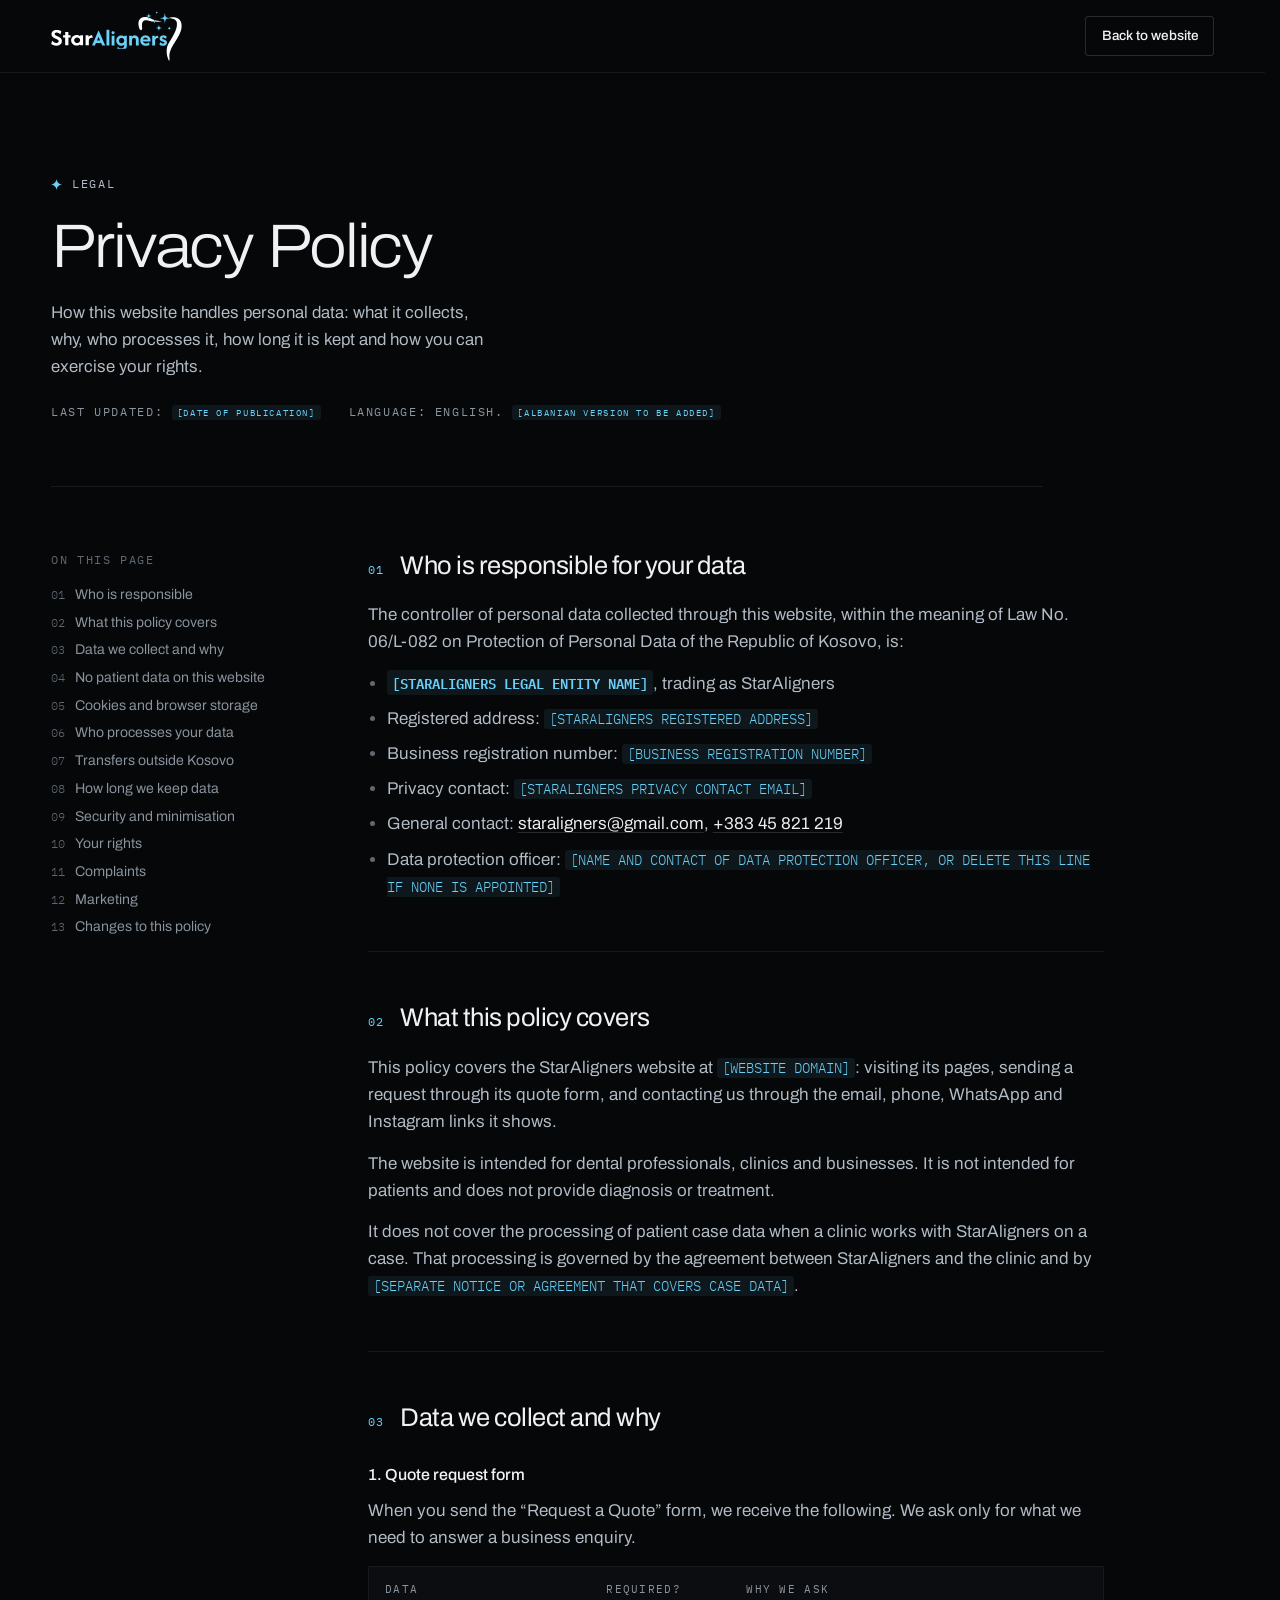
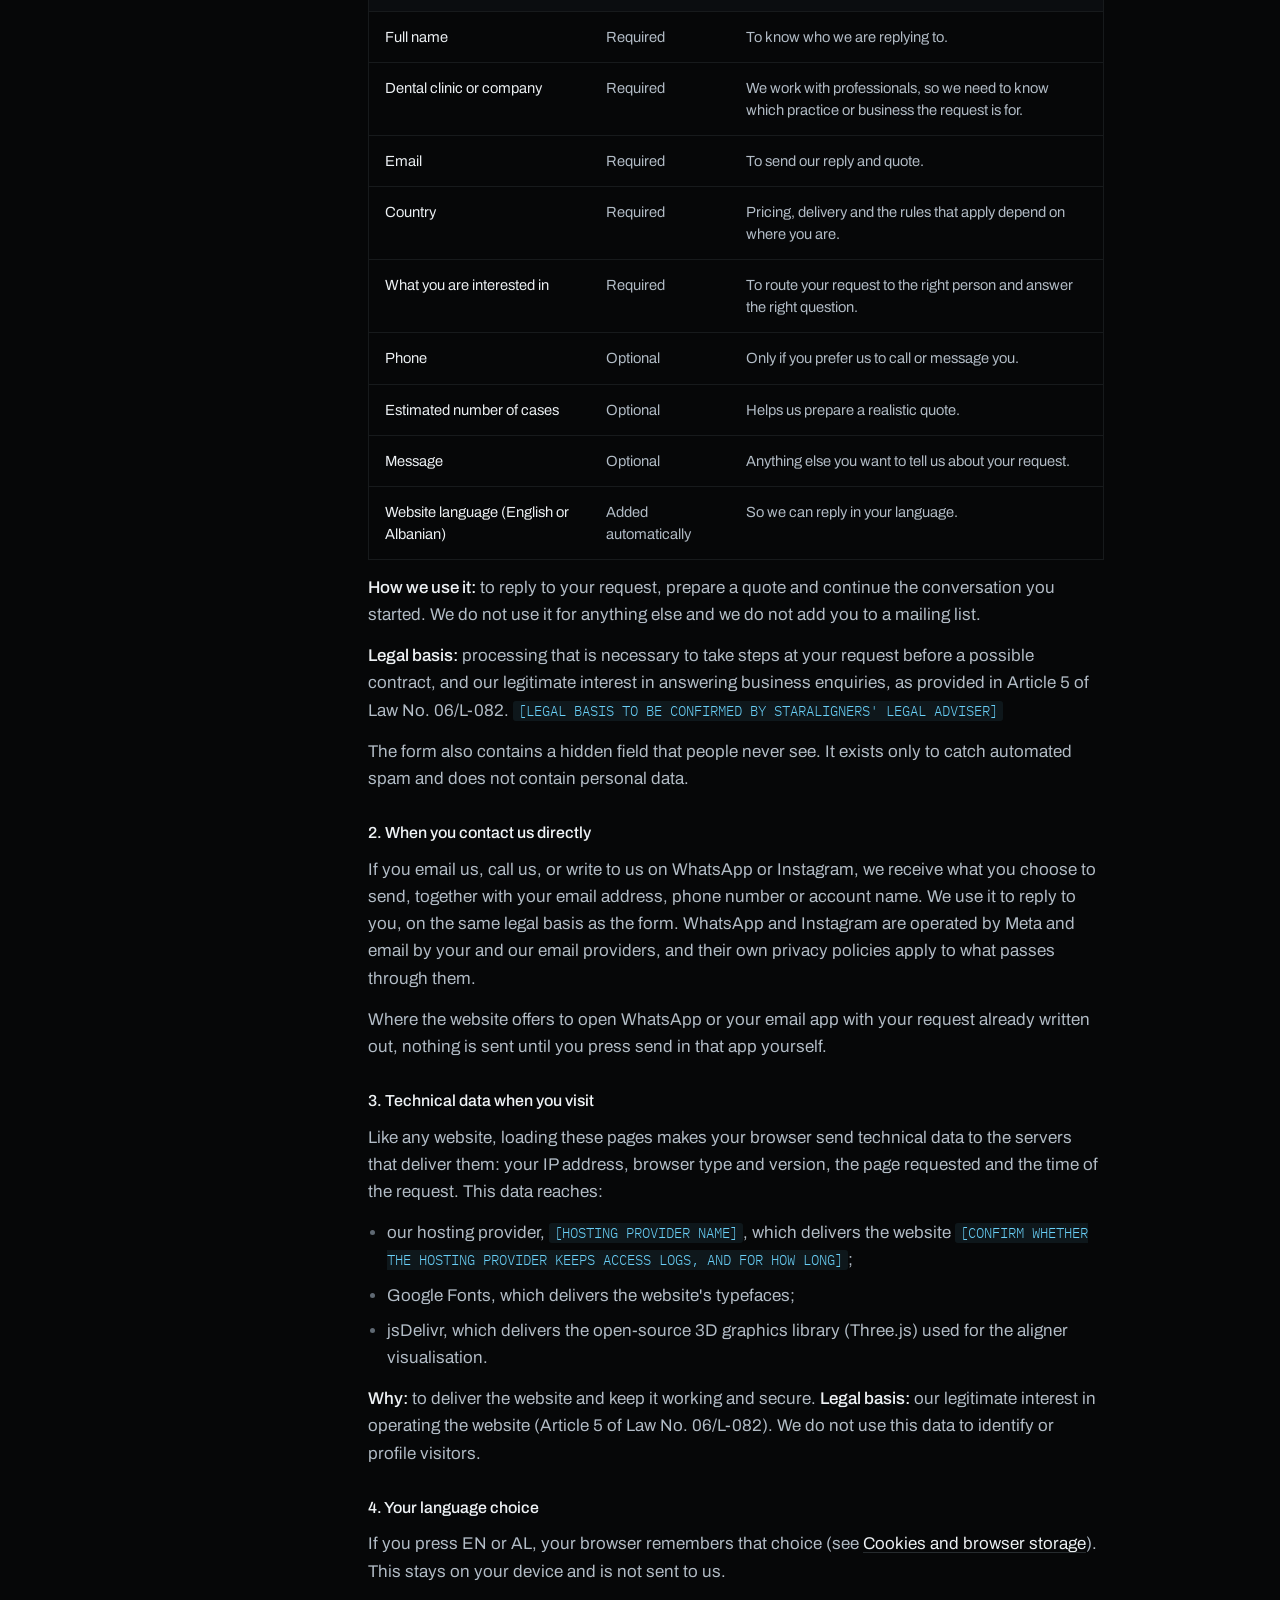
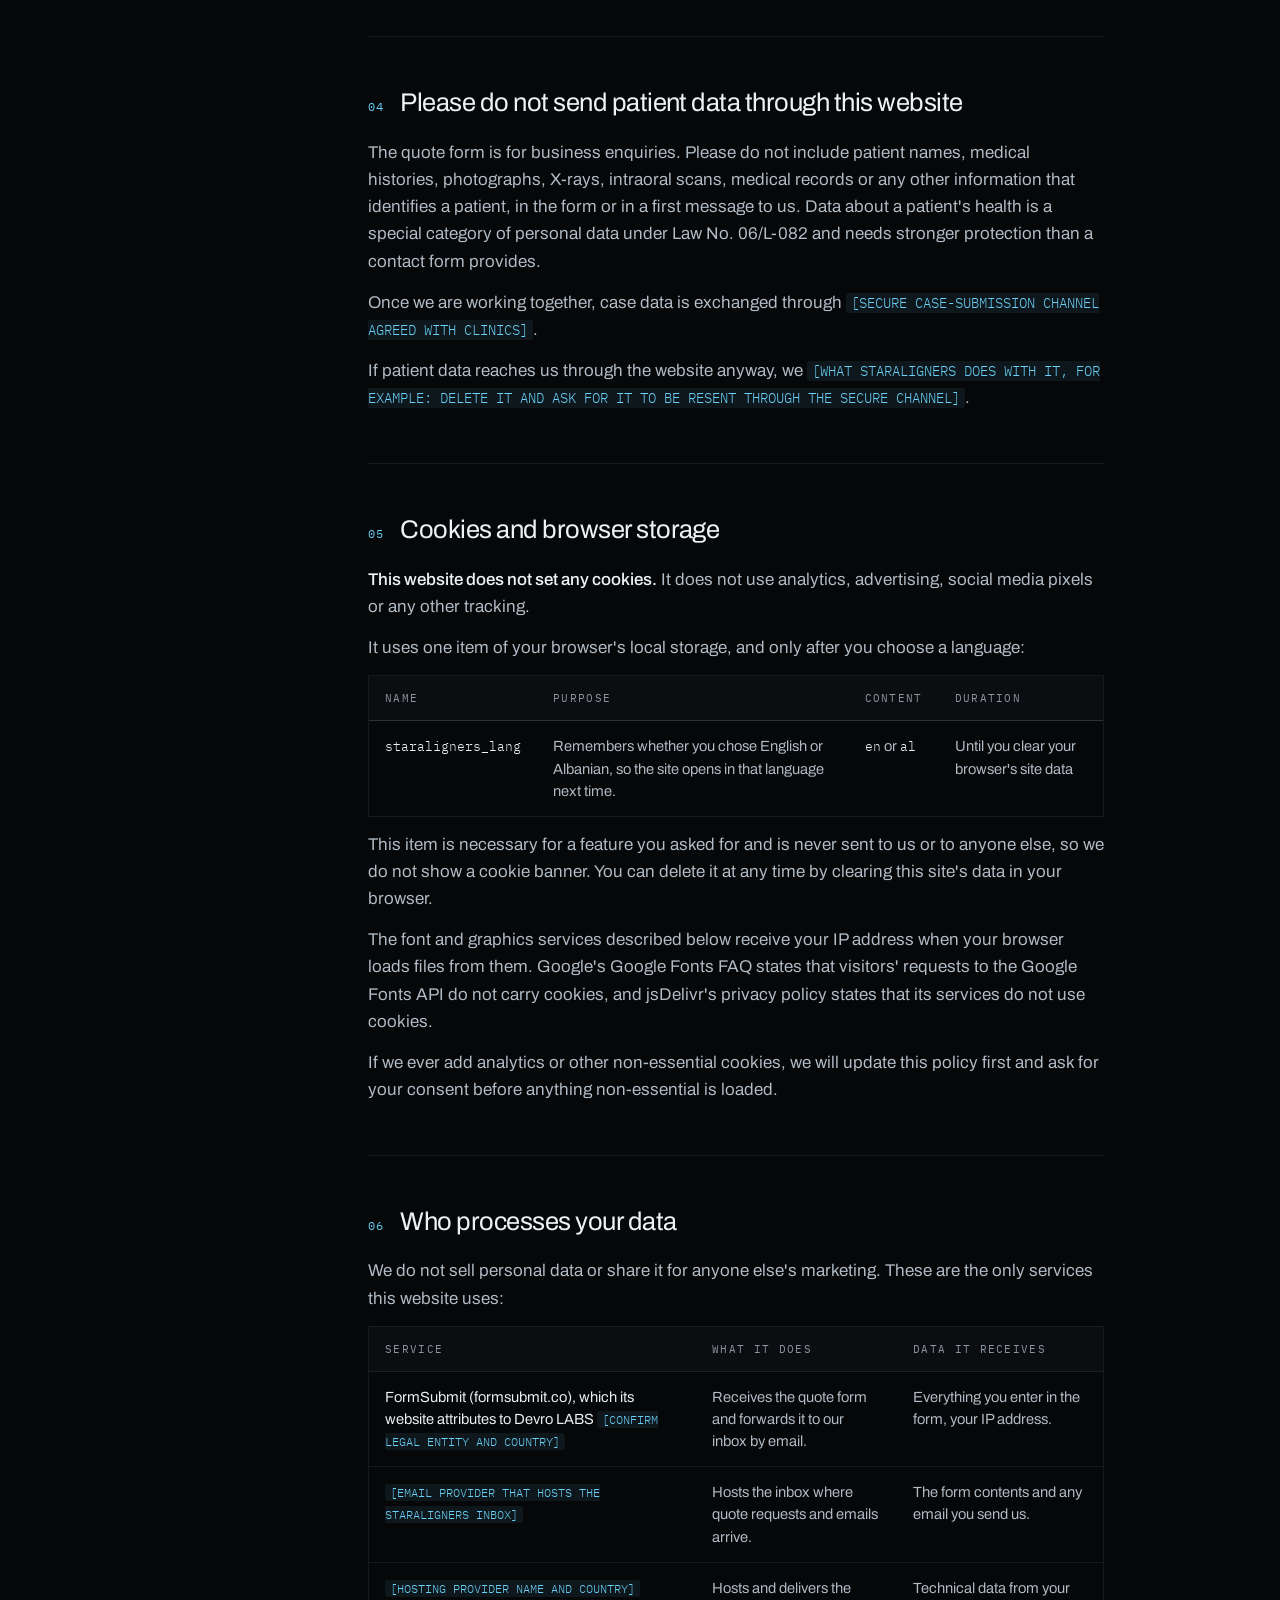
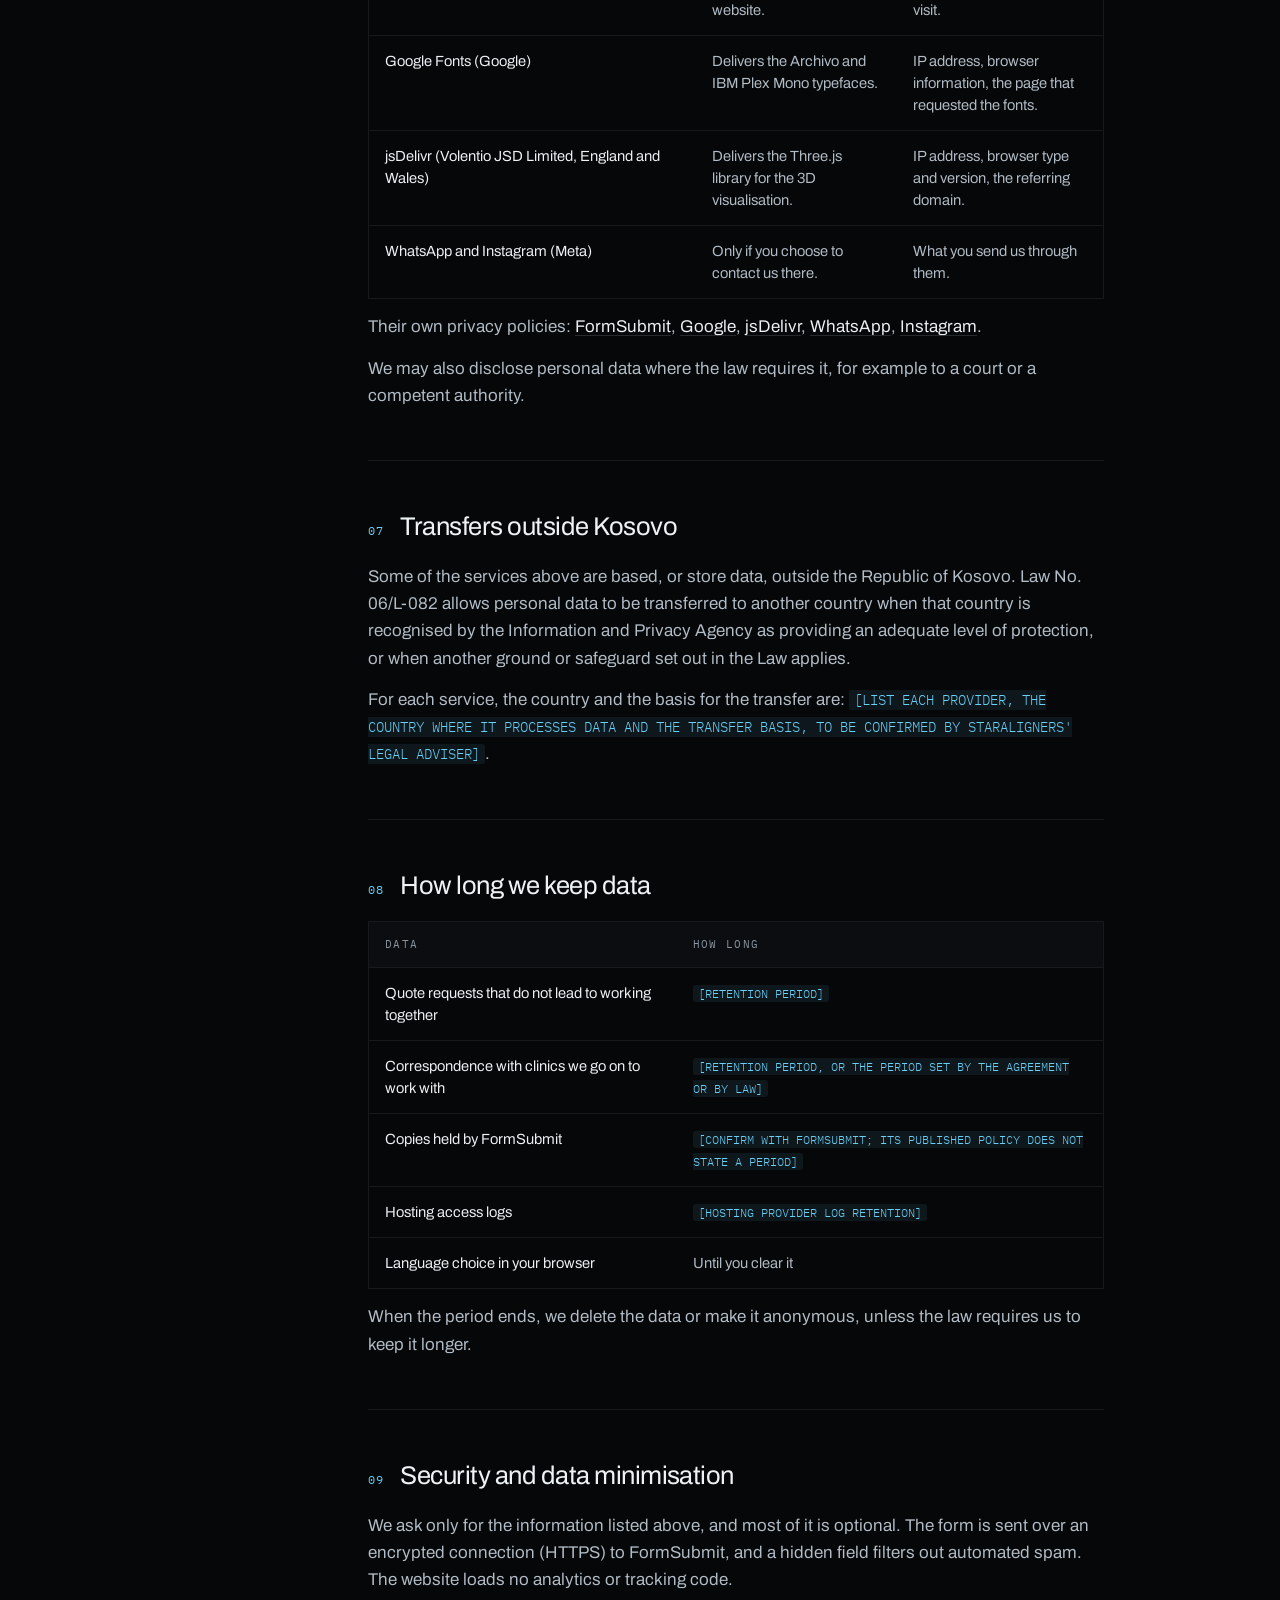
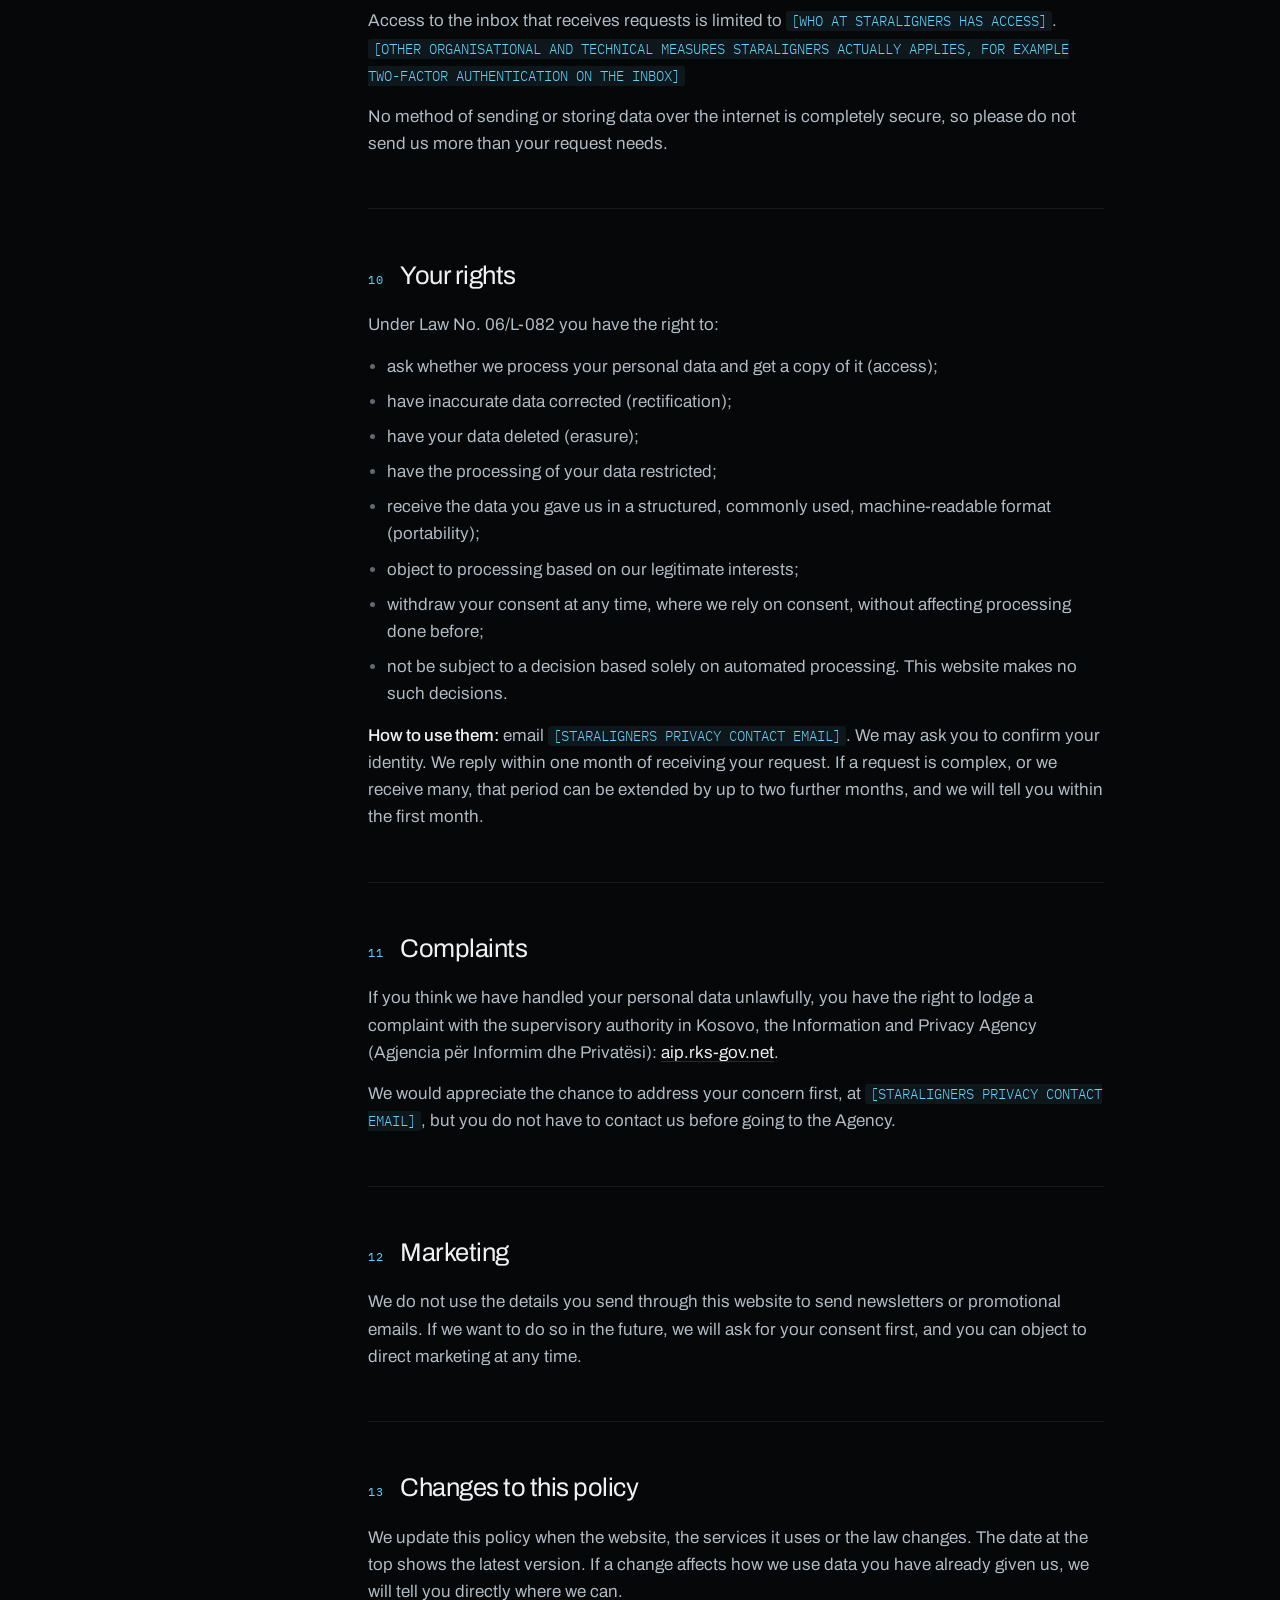
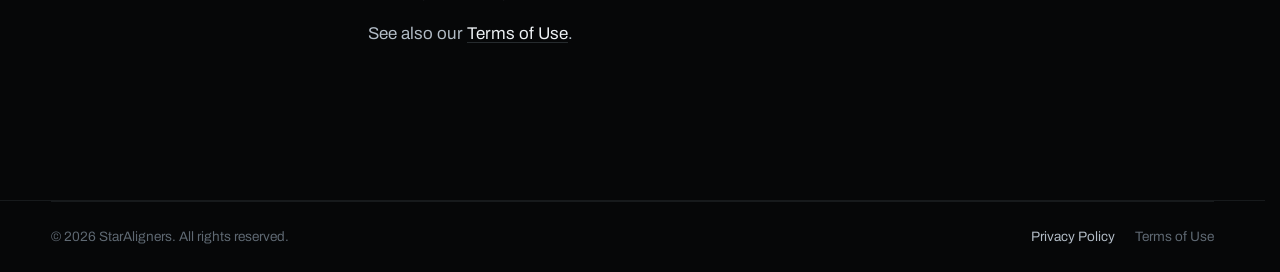
<file: privacy-policy.html>
<!DOCTYPE html>
<html lang="en">
<head>
<meta charset="UTF-8">
<meta name="viewport" content="width=device-width, initial-scale=1, viewport-fit=cover">
<title>Privacy Policy · StarAligners</title>
<meta name="description" content="How the StarAligners website handles personal data: what it collects, why, who processes it, how long it is kept and how to exercise your rights.">
<meta name="theme-color" content="#060708">
<link rel="icon" href="assets/logo/favicon.svg" type="image/svg+xml">
<link rel="preconnect" href="https://fonts.googleapis.com"><link rel="preconnect" href="https://fonts.gstatic.com" crossorigin><link rel="stylesheet" href="https://fonts.googleapis.com/css2?family=Archivo:wdth,wght@100..125,300..600&family=IBM+Plex+Mono:wght@400;500&display=swap">
<link rel="stylesheet" href="css/styles.css">
<link rel="stylesheet" href="css/legal.css">
</head>
<body>
<!--
  PRIVACY POLICY (draft for StarAligners to complete).
  Everything in <span class="ph">[...]</span> is information only StarAligners can supply.
  It was deliberately left as a placeholder rather than guessed. See LEGAL-CHECKLIST.md.
  This page describes what the website actually does as built: if analytics, cookies,
  new form fields or new providers are added later, this page must be updated first.
-->
<a class="skip" href="#main">Skip to content</a>

<header class="lg-nav">
  <div class="wrap nav-in">
    <a class="brand" href="index.html" aria-label="StarAligners home"><img src="assets/logo/staraligners-logo-mark.svg" alt="StarAligners" width="694" height="256"></a>
    <a class="btn btn-line btn-sm" href="index.html">Back to website</a>
  </div>
</header>

<main id="main" class="wrap lg-main">
  <div class="lg-head">
    <p class="mono label"><svg class="spark" aria-hidden="true" viewBox="0 0 24 24"><path fill="currentColor" d="M12 0C12.7 6.8 17.2 11.3 24 12C17.2 12.7 12.7 17.2 12 24C11.3 17.2 6.8 12.7 0 12C6.8 11.3 11.3 6.8 12 0Z"/></svg>Legal</p>
    <h1 class="h-l">Privacy Policy</h1>
    <p class="lede">How this website handles personal data: what it collects, why, who processes it, how long it is kept and how you can exercise your rights.</p>
    <div class="lg-meta mono">
      <span>Last updated: <span class="ph">[DATE OF PUBLICATION]</span></span>
      <span>Language: English. <span class="ph">[ALBANIAN VERSION TO BE ADDED]</span></span>
    </div>
  </div>

  <div class="lg-grid">
    <nav class="lg-toc" aria-label="On this page">
      <p class="mono">On this page</p>
      <ol>
        <li><a href="#controller">Who is responsible</a></li>
        <li><a href="#scope">What this policy covers</a></li>
        <li><a href="#collect">Data we collect and why</a></li>
        <li><a href="#patients">No patient data on this website</a></li>
        <li><a href="#cookies">Cookies and browser storage</a></li>
        <li><a href="#processors">Who processes your data</a></li>
        <li><a href="#transfers">Transfers outside Kosovo</a></li>
        <li><a href="#retention">How long we keep data</a></li>
        <li><a href="#security">Security and minimisation</a></li>
        <li><a href="#rights">Your rights</a></li>
        <li><a href="#complaints">Complaints</a></li>
        <li><a href="#marketing">Marketing</a></li>
        <li><a href="#changes">Changes to this policy</a></li>
      </ol>
    </nav>

    <div class="lg-body">
      <section id="controller" aria-labelledby="h-controller">
        <h2 id="h-controller">Who is responsible for your data</h2>
        <p>The controller of personal data collected through this website, within the meaning of Law No. 06/L-082 on Protection of Personal Data of the Republic of Kosovo, is:</p>
        <ul>
          <li><strong><span class="ph">[STARALIGNERS LEGAL ENTITY NAME]</span></strong>, trading as StarAligners</li>
          <li>Registered address: <span class="ph">[STARALIGNERS REGISTERED ADDRESS]</span></li>
          <li>Business registration number: <span class="ph">[BUSINESS REGISTRATION NUMBER]</span></li>
          <li>Privacy contact: <span class="ph">[STARALIGNERS PRIVACY CONTACT EMAIL]</span></li>
          <li>General contact: <a href="mailto:staraligners@gmail.com">staraligners@gmail.com</a>, <a href="tel:+38345821219">+383 45 821 219</a></li>
          <li>Data protection officer: <span class="ph">[NAME AND CONTACT OF DATA PROTECTION OFFICER, OR DELETE THIS LINE IF NONE IS APPOINTED]</span></li>
        </ul>
      </section>

      <section id="scope" aria-labelledby="h-scope">
        <h2 id="h-scope">What this policy covers</h2>
        <p>This policy covers the StarAligners website at <span class="ph">[WEBSITE DOMAIN]</span>: visiting its pages, sending a request through its quote form, and contacting us through the email, phone, WhatsApp and Instagram links it shows.</p>
        <p>The website is intended for dental professionals, clinics and businesses. It is not intended for patients and does not provide diagnosis or treatment.</p>
        <p>It does not cover the processing of patient case data when a clinic works with StarAligners on a case. That processing is governed by the agreement between StarAligners and the clinic and by <span class="ph">[SEPARATE NOTICE OR AGREEMENT THAT COVERS CASE DATA]</span>.</p>
      </section>

      <section id="collect" aria-labelledby="h-collect">
        <h2 id="h-collect">Data we collect and why</h2>

        <h3>1. Quote request form</h3>
        <p>When you send the “Request a Quote” form, we receive the following. We ask only for what we need to answer a business enquiry.</p>
        <div class="lg-table">
          <table>
            <thead><tr><th scope="col">Data</th><th scope="col">Required?</th><th scope="col">Why we ask</th></tr></thead>
            <tbody>
              <tr><td>Full name</td><td>Required</td><td>To know who we are replying to.</td></tr>
              <tr><td>Dental clinic or company</td><td>Required</td><td>We work with professionals, so we need to know which practice or business the request is for.</td></tr>
              <tr><td>Email</td><td>Required</td><td>To send our reply and quote.</td></tr>
              <tr><td>Country</td><td>Required</td><td>Pricing, delivery and the rules that apply depend on where you are.</td></tr>
              <tr><td>What you are interested in</td><td>Required</td><td>To route your request to the right person and answer the right question.</td></tr>
              <tr><td>Phone</td><td>Optional</td><td>Only if you prefer us to call or message you.</td></tr>
              <tr><td>Estimated number of cases</td><td>Optional</td><td>Helps us prepare a realistic quote.</td></tr>
              <tr><td>Message</td><td>Optional</td><td>Anything else you want to tell us about your request.</td></tr>
              <tr><td>Website language (English or Albanian)</td><td>Added automatically</td><td>So we can reply in your language.</td></tr>
            </tbody>
          </table>
        </div>
        <p><strong>How we use it:</strong> to reply to your request, prepare a quote and continue the conversation you started. We do not use it for anything else and we do not add you to a mailing list.</p>
        <p><strong>Legal basis:</strong> processing that is necessary to take steps at your request before a possible contract, and our legitimate interest in answering business enquiries, as provided in Article 5 of Law No. 06/L-082. <span class="ph">[LEGAL BASIS TO BE CONFIRMED BY STARALIGNERS' LEGAL ADVISER]</span></p>
        <p>The form also contains a hidden field that people never see. It exists only to catch automated spam and does not contain personal data.</p>

        <h3>2. When you contact us directly</h3>
        <p>If you email us, call us, or write to us on WhatsApp or Instagram, we receive what you choose to send, together with your email address, phone number or account name. We use it to reply to you, on the same legal basis as the form. WhatsApp and Instagram are operated by Meta and email by your and our email providers, and their own privacy policies apply to what passes through them.</p>
        <p>Where the website offers to open WhatsApp or your email app with your request already written out, nothing is sent until you press send in that app yourself.</p>

        <h3>3. Technical data when you visit</h3>
        <p>Like any website, loading these pages makes your browser send technical data to the servers that deliver them: your IP address, browser type and version, the page requested and the time of the request. This data reaches:</p>
        <ul>
          <li>our hosting provider, <span class="ph">[HOSTING PROVIDER NAME]</span>, which delivers the website <span class="ph">[CONFIRM WHETHER THE HOSTING PROVIDER KEEPS ACCESS LOGS, AND FOR HOW LONG]</span>;</li>
          <li>Google Fonts, which delivers the website's typefaces;</li>
          <li>jsDelivr, which delivers the open-source 3D graphics library (Three.js) used for the aligner visualisation.</li>
        </ul>
        <p><strong>Why:</strong> to deliver the website and keep it working and secure. <strong>Legal basis:</strong> our legitimate interest in operating the website (Article 5 of Law No. 06/L-082). We do not use this data to identify or profile visitors.</p>

        <h3>4. Your language choice</h3>
        <p>If you press EN or AL, your browser remembers that choice (see <a href="#cookies">Cookies and browser storage</a>). This stays on your device and is not sent to us.</p>
      </section>

      <section id="patients" aria-labelledby="h-patients">
        <h2 id="h-patients">Please do not send patient data through this website</h2>
        <p>The quote form is for business enquiries. Please do not include patient names, medical histories, photographs, X-rays, intraoral scans, medical records or any other information that identifies a patient, in the form or in a first message to us. Data about a patient's health is a special category of personal data under Law No. 06/L-082 and needs stronger protection than a contact form provides.</p>
        <p>Once we are working together, case data is exchanged through <span class="ph">[SECURE CASE-SUBMISSION CHANNEL AGREED WITH CLINICS]</span>.</p>
        <p>If patient data reaches us through the website anyway, we <span class="ph">[WHAT STARALIGNERS DOES WITH IT, FOR EXAMPLE: DELETE IT AND ASK FOR IT TO BE RESENT THROUGH THE SECURE CHANNEL]</span>.</p>
      </section>

      <section id="cookies" aria-labelledby="h-cookies">
        <h2 id="h-cookies">Cookies and browser storage</h2>
        <p><strong>This website does not set any cookies.</strong> It does not use analytics, advertising, social media pixels or any other tracking.</p>
        <p>It uses one item of your browser's local storage, and only after you choose a language:</p>
        <div class="lg-table">
          <table>
            <thead><tr><th scope="col">Name</th><th scope="col">Purpose</th><th scope="col">Content</th><th scope="col">Duration</th></tr></thead>
            <tbody>
              <tr><td><code>staraligners_lang</code></td><td>Remembers whether you chose English or Albanian, so the site opens in that language next time.</td><td><code>en</code> or <code>al</code></td><td>Until you clear your browser's site data</td></tr>
            </tbody>
          </table>
        </div>
        <p>This item is necessary for a feature you asked for and is never sent to us or to anyone else, so we do not show a cookie banner. You can delete it at any time by clearing this site's data in your browser.</p>
        <p>The font and graphics services described below receive your IP address when your browser loads files from them. Google's Google Fonts FAQ states that visitors' requests to the Google Fonts API do not carry cookies, and jsDelivr's privacy policy states that its services do not use cookies.</p>
        <p>If we ever add analytics or other non-essential cookies, we will update this policy first and ask for your consent before anything non-essential is loaded.</p>
      </section>

      <section id="processors" aria-labelledby="h-processors">
        <h2 id="h-processors">Who processes your data</h2>
        <p>We do not sell personal data or share it for anyone else's marketing. These are the only services this website uses:</p>
        <div class="lg-table">
          <table>
            <thead><tr><th scope="col">Service</th><th scope="col">What it does</th><th scope="col">Data it receives</th></tr></thead>
            <tbody>
              <tr><td>FormSubmit (formsubmit.co), which its website attributes to Devro LABS <span class="ph">[CONFIRM LEGAL ENTITY AND COUNTRY]</span></td><td>Receives the quote form and forwards it to our inbox by email.</td><td>Everything you enter in the form, your IP address.</td></tr>
              <tr><td><span class="ph">[EMAIL PROVIDER THAT HOSTS THE STARALIGNERS INBOX]</span></td><td>Hosts the inbox where quote requests and emails arrive.</td><td>The form contents and any email you send us.</td></tr>
              <tr><td><span class="ph">[HOSTING PROVIDER NAME AND COUNTRY]</span></td><td>Hosts and delivers the website.</td><td>Technical data from your visit.</td></tr>
              <tr><td>Google Fonts (Google)</td><td>Delivers the Archivo and IBM Plex Mono typefaces.</td><td>IP address, browser information, the page that requested the fonts.</td></tr>
              <tr><td>jsDelivr (Volentio JSD Limited, England and Wales)</td><td>Delivers the Three.js library for the 3D visualisation.</td><td>IP address, browser type and version, the referring domain.</td></tr>
              <tr><td>WhatsApp and Instagram (Meta)</td><td>Only if you choose to contact us there.</td><td>What you send us through them.</td></tr>
            </tbody>
          </table>
        </div>
        <p>Their own privacy policies: <a href="https://formsubmit.co/privacy.pdf" rel="noopener">FormSubmit</a>, <a href="https://policies.google.com/privacy" rel="noopener">Google</a>, <a href="https://www.jsdelivr.com/terms/privacy-policy" rel="noopener">jsDelivr</a>, <a href="https://www.whatsapp.com/legal/privacy-policy" rel="noopener">WhatsApp</a>, <a href="https://privacycenter.instagram.com/policy" rel="noopener">Instagram</a>.</p>
        <p>We may also disclose personal data where the law requires it, for example to a court or a competent authority.</p>
      </section>

      <section id="transfers" aria-labelledby="h-transfers">
        <h2 id="h-transfers">Transfers outside Kosovo</h2>
        <p>Some of the services above are based, or store data, outside the Republic of Kosovo. Law No. 06/L-082 allows personal data to be transferred to another country when that country is recognised by the Information and Privacy Agency as providing an adequate level of protection, or when another ground or safeguard set out in the Law applies.</p>
        <p>For each service, the country and the basis for the transfer are: <span class="ph">[LIST EACH PROVIDER, THE COUNTRY WHERE IT PROCESSES DATA AND THE TRANSFER BASIS, TO BE CONFIRMED BY STARALIGNERS' LEGAL ADVISER]</span>.</p>
      </section>

      <section id="retention" aria-labelledby="h-retention">
        <h2 id="h-retention">How long we keep data</h2>
        <div class="lg-table">
          <table>
            <thead><tr><th scope="col">Data</th><th scope="col">How long</th></tr></thead>
            <tbody>
              <tr><td>Quote requests that do not lead to working together</td><td><span class="ph">[RETENTION PERIOD]</span></td></tr>
              <tr><td>Correspondence with clinics we go on to work with</td><td><span class="ph">[RETENTION PERIOD, OR THE PERIOD SET BY THE AGREEMENT OR BY LAW]</span></td></tr>
              <tr><td>Copies held by FormSubmit</td><td><span class="ph">[CONFIRM WITH FORMSUBMIT; ITS PUBLISHED POLICY DOES NOT STATE A PERIOD]</span></td></tr>
              <tr><td>Hosting access logs</td><td><span class="ph">[HOSTING PROVIDER LOG RETENTION]</span></td></tr>
              <tr><td>Language choice in your browser</td><td>Until you clear it</td></tr>
            </tbody>
          </table>
        </div>
        <p>When the period ends, we delete the data or make it anonymous, unless the law requires us to keep it longer.</p>
      </section>

      <section id="security" aria-labelledby="h-security">
        <h2 id="h-security">Security and data minimisation</h2>
        <p>We ask only for the information listed above, and most of it is optional. The form is sent over an encrypted connection (HTTPS) to FormSubmit, and a hidden field filters out automated spam. The website loads no analytics or tracking code.</p>
        <p>Access to the inbox that receives requests is limited to <span class="ph">[WHO AT STARALIGNERS HAS ACCESS]</span>. <span class="ph">[OTHER ORGANISATIONAL AND TECHNICAL MEASURES STARALIGNERS ACTUALLY APPLIES, FOR EXAMPLE TWO-FACTOR AUTHENTICATION ON THE INBOX]</span></p>
        <p>No method of sending or storing data over the internet is completely secure, so please do not send us more than your request needs.</p>
      </section>

      <section id="rights" aria-labelledby="h-rights">
        <h2 id="h-rights">Your rights</h2>
        <p>Under Law No. 06/L-082 you have the right to:</p>
        <ul>
          <li>ask whether we process your personal data and get a copy of it (access);</li>
          <li>have inaccurate data corrected (rectification);</li>
          <li>have your data deleted (erasure);</li>
          <li>have the processing of your data restricted;</li>
          <li>receive the data you gave us in a structured, commonly used, machine-readable format (portability);</li>
          <li>object to processing based on our legitimate interests;</li>
          <li>withdraw your consent at any time, where we rely on consent, without affecting processing done before;</li>
          <li>not be subject to a decision based solely on automated processing. This website makes no such decisions.</li>
        </ul>
        <p><strong>How to use them:</strong> email <span class="ph">[STARALIGNERS PRIVACY CONTACT EMAIL]</span>. We may ask you to confirm your identity. We reply within one month of receiving your request. If a request is complex, or we receive many, that period can be extended by up to two further months, and we will tell you within the first month.</p>
      </section>

      <section id="complaints" aria-labelledby="h-complaints">
        <h2 id="h-complaints">Complaints</h2>
        <p>If you think we have handled your personal data unlawfully, you have the right to lodge a complaint with the supervisory authority in Kosovo, the Information and Privacy Agency (Agjencia për Informim dhe Privatësi): <a href="https://aip.rks-gov.net" rel="noopener">aip.rks-gov.net</a>.</p>
        <p>We would appreciate the chance to address your concern first, at <span class="ph">[STARALIGNERS PRIVACY CONTACT EMAIL]</span>, but you do not have to contact us before going to the Agency.</p>
      </section>

      <section id="marketing" aria-labelledby="h-marketing">
        <h2 id="h-marketing">Marketing</h2>
        <p>We do not use the details you send through this website to send newsletters or promotional emails. If we want to do so in the future, we will ask for your consent first, and you can object to direct marketing at any time.</p>
      </section>

      <section id="changes" aria-labelledby="h-changes">
        <h2 id="h-changes">Changes to this policy</h2>
        <p>We update this policy when the website, the services it uses or the law changes. The date at the top shows the latest version. If a change affects how we use data you have already given us, we will tell you directly where we can.</p>
        <p>See also our <a href="terms.html">Terms of Use</a>.</p>
      </section>
    </div>
  </div>
</main>

<footer class="foot lg-foot">
  <div class="wrap">
    <div class="foot-bot">
      <span>&copy; <span id="yr">2026</span> StarAligners. All rights reserved.</span>
      <span class="legal"><a href="privacy-policy.html" aria-current="page">Privacy Policy</a><a href="terms.html">Terms of Use</a></span>
    </div>
  </div>
</footer>
<script src="js/legal.js" defer></script>
</body>
</html>
</file>
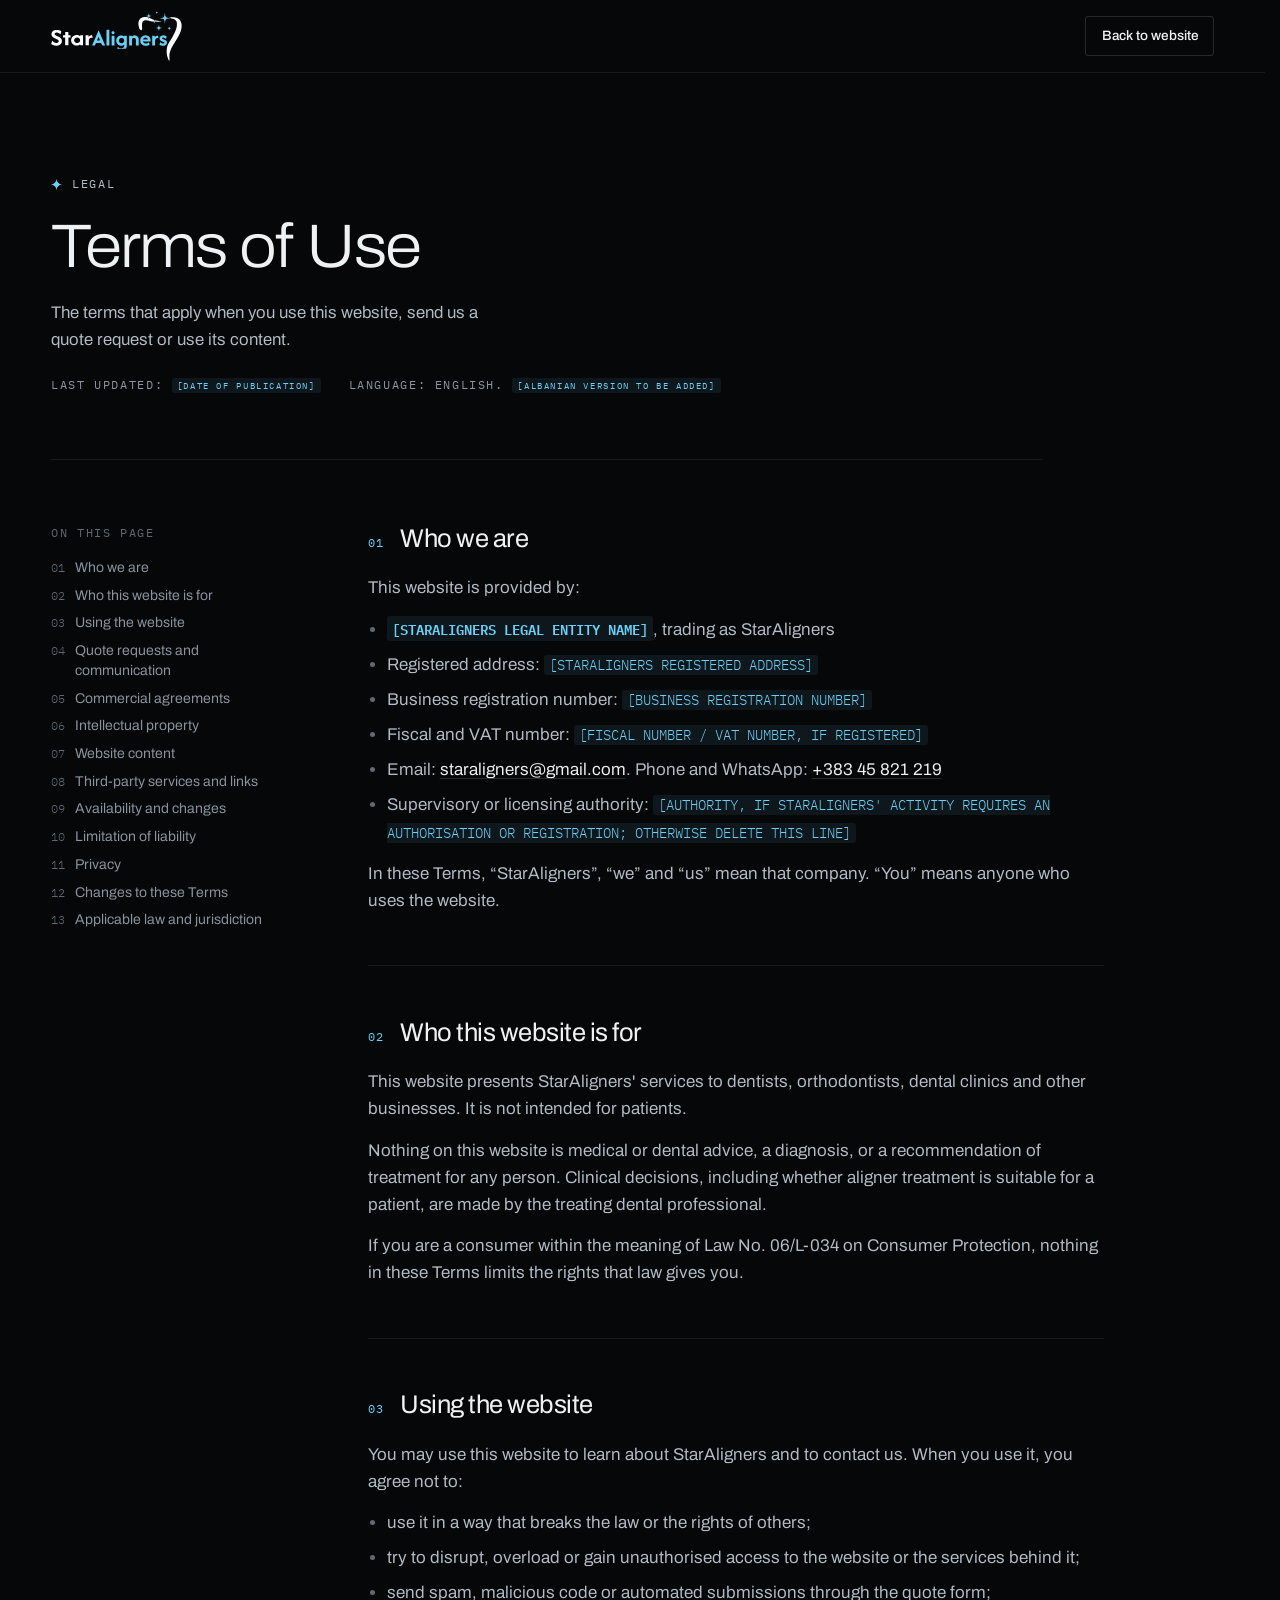
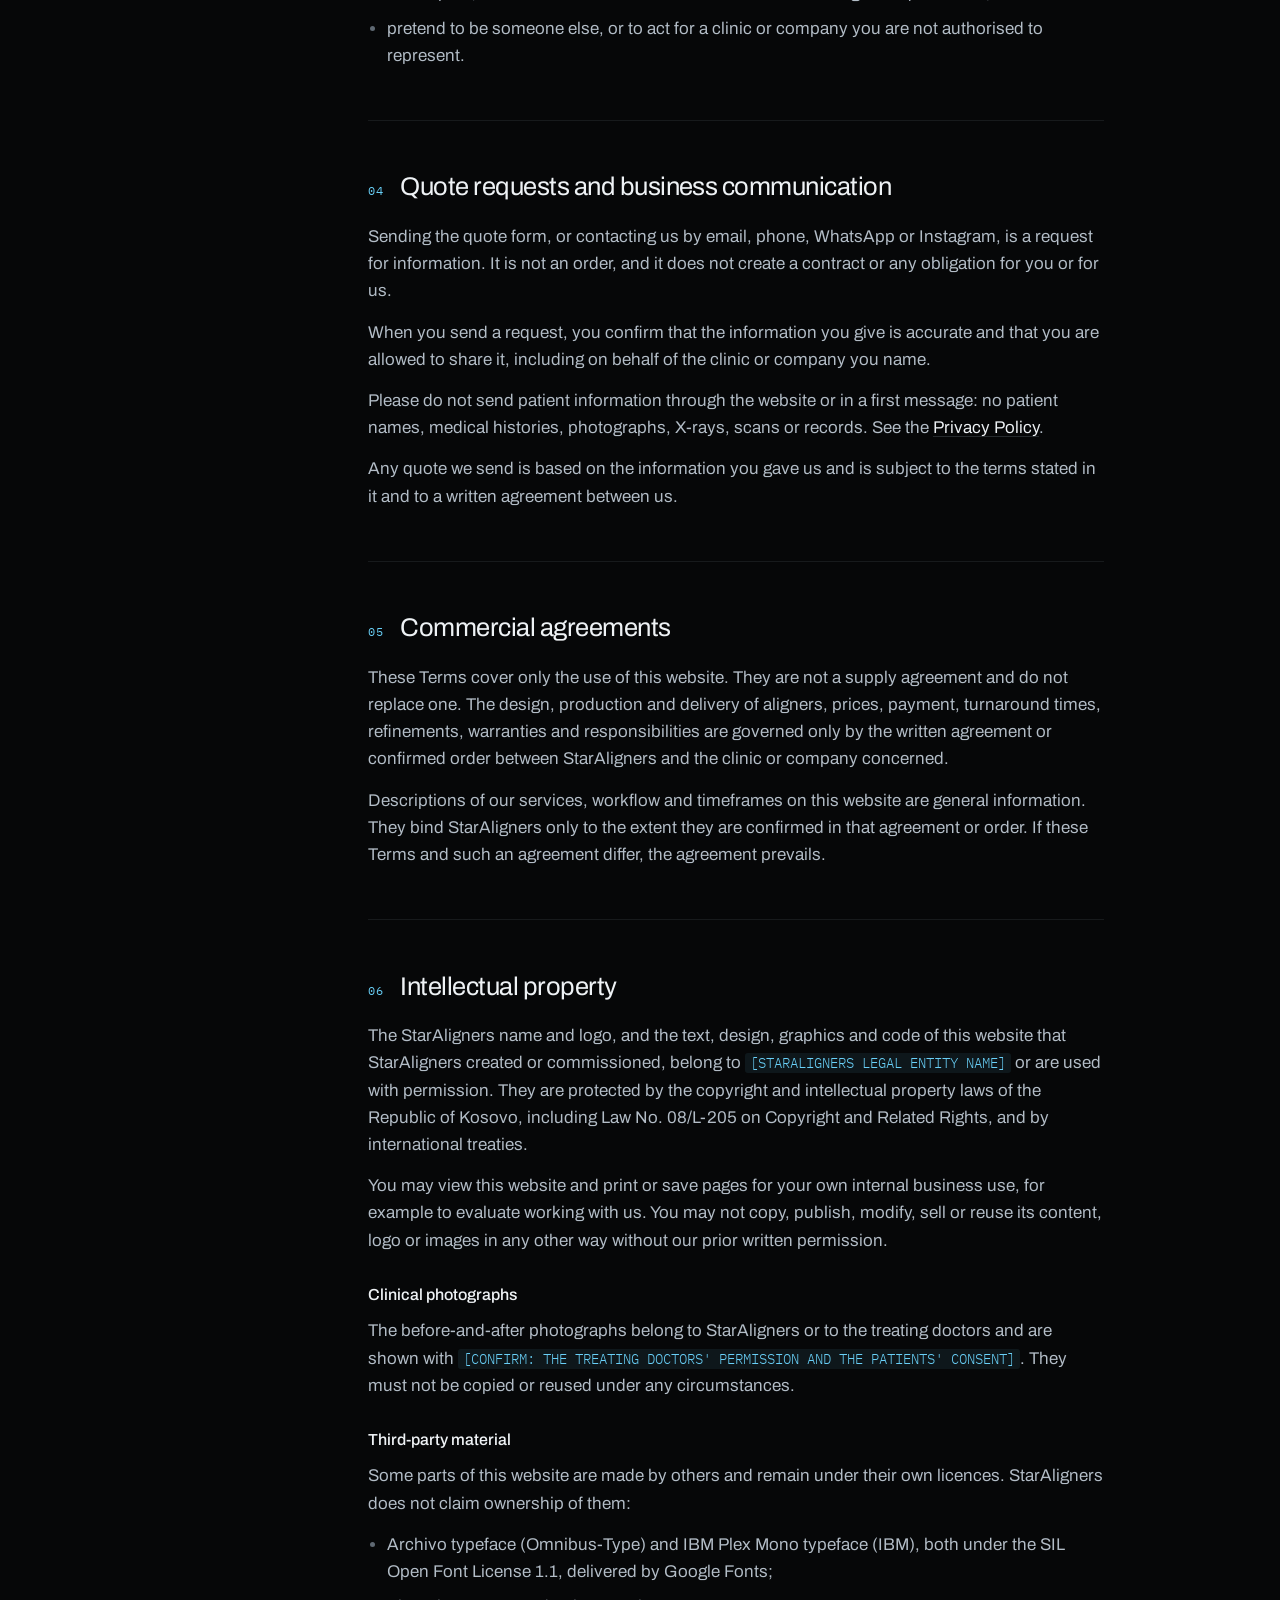
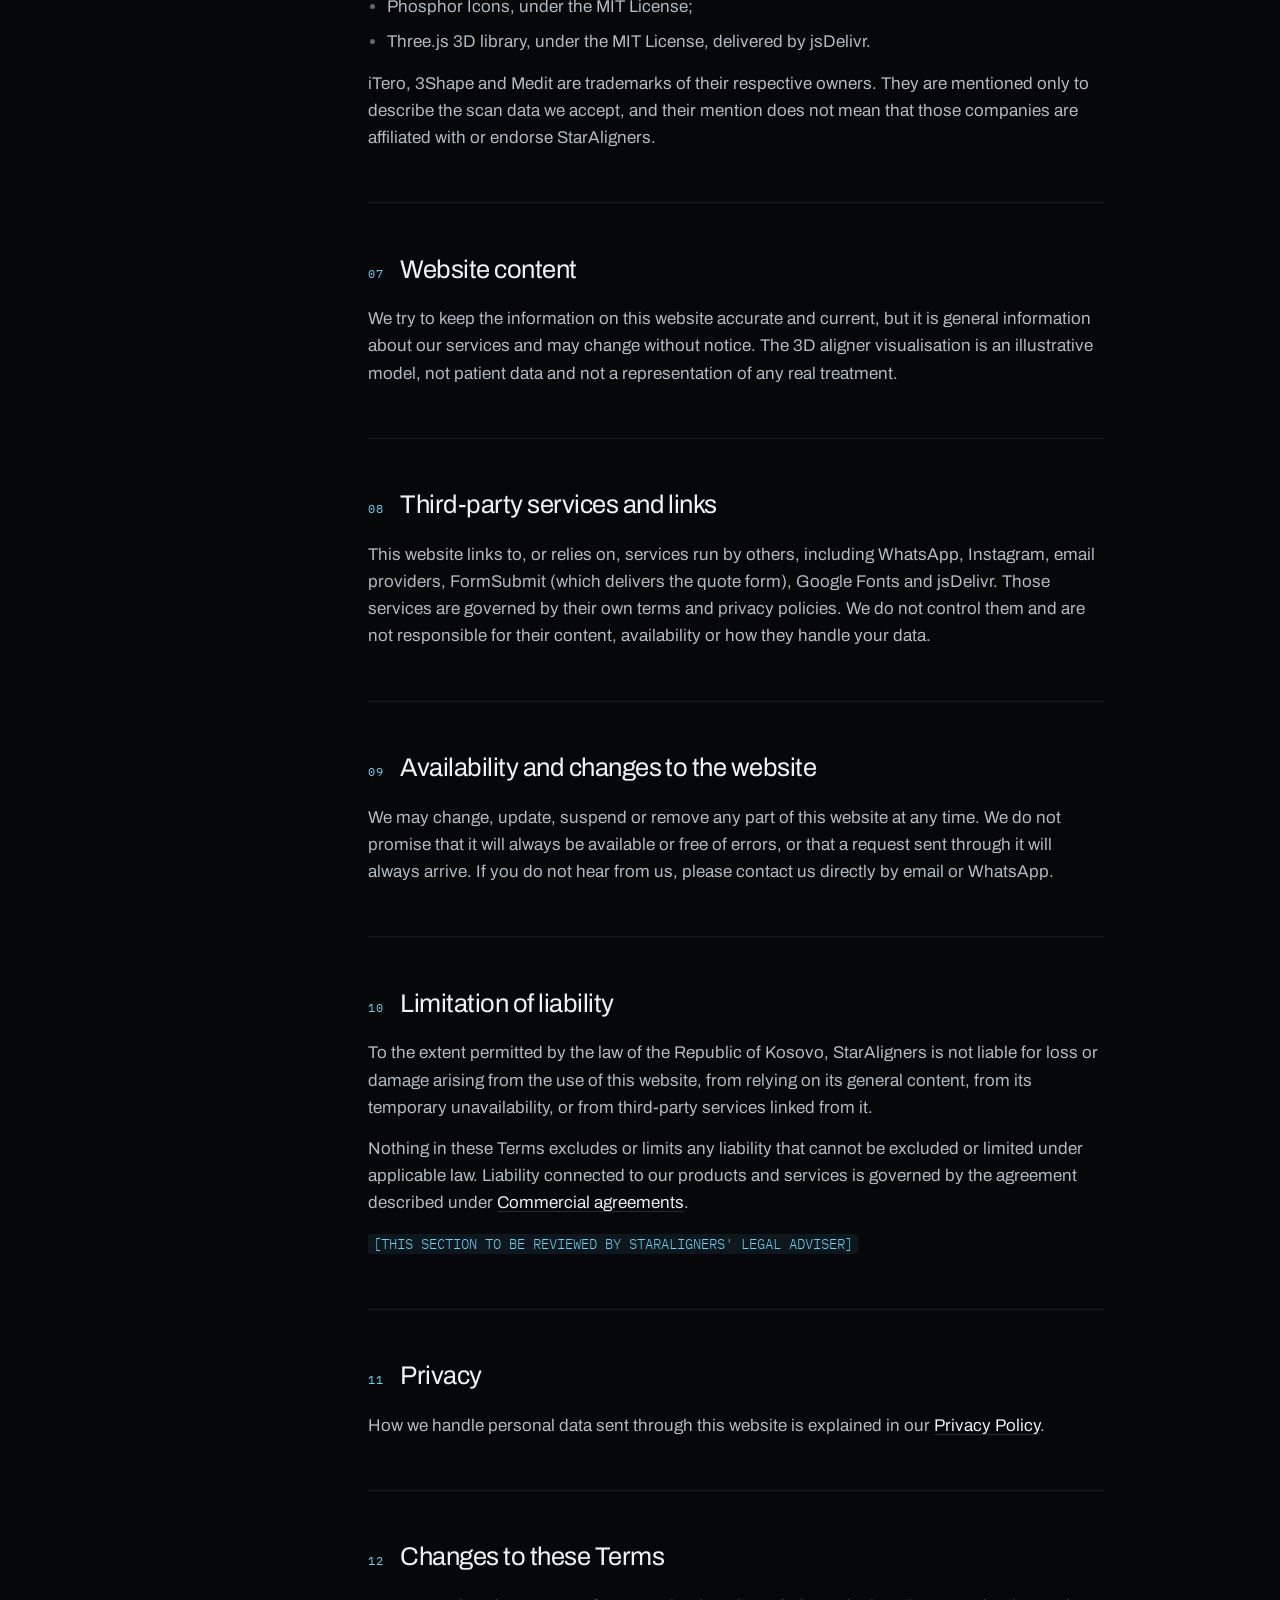
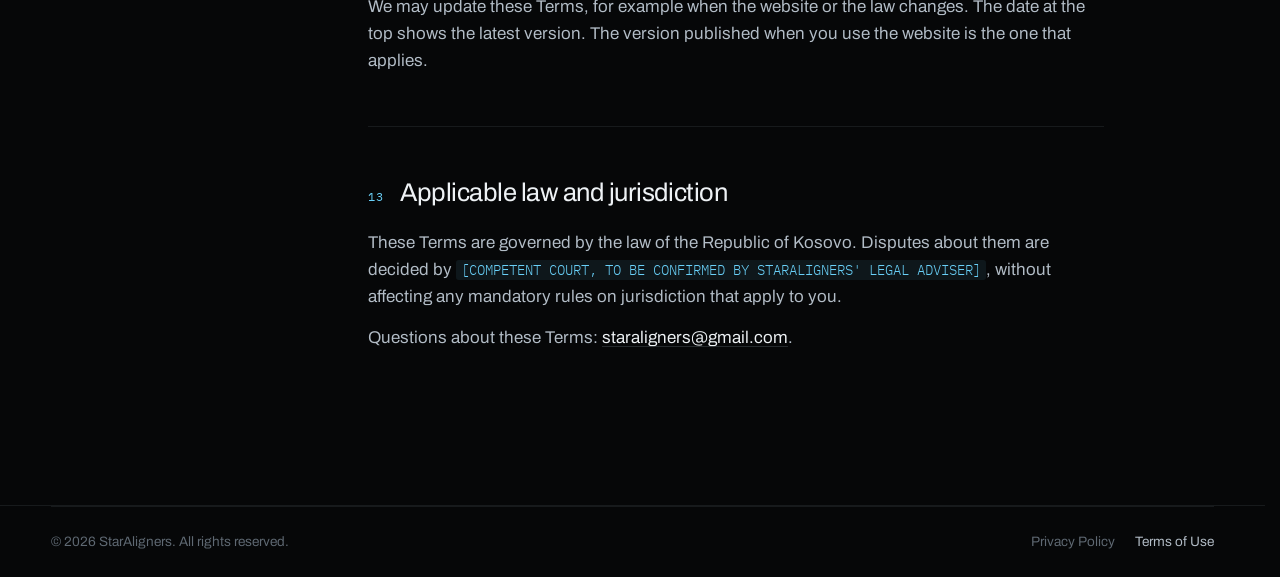
<file: terms.html>
<!DOCTYPE html>
<html lang="en">
<head>
<meta charset="UTF-8">
<meta name="viewport" content="width=device-width, initial-scale=1, viewport-fit=cover">
<title>Terms of Use · StarAligners</title>
<meta name="description" content="The terms that apply to using the StarAligners website, sending a quote request and using its content.">
<meta name="theme-color" content="#060708">
<link rel="icon" href="assets/logo/favicon.svg" type="image/svg+xml">
<link rel="preconnect" href="https://fonts.googleapis.com"><link rel="preconnect" href="https://fonts.gstatic.com" crossorigin><link rel="stylesheet" href="https://fonts.googleapis.com/css2?family=Archivo:wdth,wght@100..125,300..600&family=IBM+Plex+Mono:wght@400;500&display=swap">
<link rel="stylesheet" href="css/styles.css">
<link rel="stylesheet" href="css/legal.css">
</head>
<body>
<!--
  TERMS OF USE (draft for StarAligners to complete).
  These Terms cover use of the website only. They are not a sales or supply contract
  and must not be used in place of the commercial agreements StarAligners signs with clinics.
  Everything in <span class="ph">[...]</span> is information only StarAligners can supply. See LEGAL-CHECKLIST.md.
-->
<a class="skip" href="#main">Skip to content</a>

<header class="lg-nav">
  <div class="wrap nav-in">
    <a class="brand" href="index.html" aria-label="StarAligners home"><img src="assets/logo/staraligners-logo-mark.svg" alt="StarAligners" width="694" height="256"></a>
    <a class="btn btn-line btn-sm" href="index.html">Back to website</a>
  </div>
</header>

<main id="main" class="wrap lg-main">
  <div class="lg-head">
    <p class="mono label"><svg class="spark" aria-hidden="true" viewBox="0 0 24 24"><path fill="currentColor" d="M12 0C12.7 6.8 17.2 11.3 24 12C17.2 12.7 12.7 17.2 12 24C11.3 17.2 6.8 12.7 0 12C6.8 11.3 11.3 6.8 12 0Z"/></svg>Legal</p>
    <h1 class="h-l">Terms of Use</h1>
    <p class="lede">The terms that apply when you use this website, send us a quote request or use its content.</p>
    <div class="lg-meta mono">
      <span>Last updated: <span class="ph">[DATE OF PUBLICATION]</span></span>
      <span>Language: English. <span class="ph">[ALBANIAN VERSION TO BE ADDED]</span></span>
    </div>
  </div>

  <div class="lg-grid">
    <nav class="lg-toc" aria-label="On this page">
      <p class="mono">On this page</p>
      <ol>
        <li><a href="#provider">Who we are</a></li>
        <li><a href="#audience">Who this website is for</a></li>
        <li><a href="#use">Using the website</a></li>
        <li><a href="#requests">Quote requests and communication</a></li>
        <li><a href="#agreements">Commercial agreements</a></li>
        <li><a href="#ip">Intellectual property</a></li>
        <li><a href="#content">Website content</a></li>
        <li><a href="#third">Third-party services and links</a></li>
        <li><a href="#availability">Availability and changes</a></li>
        <li><a href="#liability">Limitation of liability</a></li>
        <li><a href="#privacy">Privacy</a></li>
        <li><a href="#changes">Changes to these Terms</a></li>
        <li><a href="#law">Applicable law and jurisdiction</a></li>
      </ol>
    </nav>

    <div class="lg-body">
      <section id="provider" aria-labelledby="h-provider">
        <h2 id="h-provider">Who we are</h2>
        <p>This website is provided by:</p>
        <ul>
          <li><strong><span class="ph">[STARALIGNERS LEGAL ENTITY NAME]</span></strong>, trading as StarAligners</li>
          <li>Registered address: <span class="ph">[STARALIGNERS REGISTERED ADDRESS]</span></li>
          <li>Business registration number: <span class="ph">[BUSINESS REGISTRATION NUMBER]</span></li>
          <li>Fiscal and VAT number: <span class="ph">[FISCAL NUMBER / VAT NUMBER, IF REGISTERED]</span></li>
          <li>Email: <a href="mailto:staraligners@gmail.com">staraligners@gmail.com</a>. Phone and WhatsApp: <a href="tel:+38345821219">+383 45 821 219</a></li>
          <li>Supervisory or licensing authority: <span class="ph">[AUTHORITY, IF STARALIGNERS' ACTIVITY REQUIRES AN AUTHORISATION OR REGISTRATION; OTHERWISE DELETE THIS LINE]</span></li>
        </ul>
        <p>In these Terms, “StarAligners”, “we” and “us” mean that company. “You” means anyone who uses the website.</p>
      </section>

      <section id="audience" aria-labelledby="h-audience">
        <h2 id="h-audience">Who this website is for</h2>
        <p>This website presents StarAligners' services to dentists, orthodontists, dental clinics and other businesses. It is not intended for patients.</p>
        <p>Nothing on this website is medical or dental advice, a diagnosis, or a recommendation of treatment for any person. Clinical decisions, including whether aligner treatment is suitable for a patient, are made by the treating dental professional.</p>
        <p>If you are a consumer within the meaning of Law No. 06/L-034 on Consumer Protection, nothing in these Terms limits the rights that law gives you.</p>
      </section>

      <section id="use" aria-labelledby="h-use">
        <h2 id="h-use">Using the website</h2>
        <p>You may use this website to learn about StarAligners and to contact us. When you use it, you agree not to:</p>
        <ul>
          <li>use it in a way that breaks the law or the rights of others;</li>
          <li>try to disrupt, overload or gain unauthorised access to the website or the services behind it;</li>
          <li>send spam, malicious code or automated submissions through the quote form;</li>
          <li>pretend to be someone else, or to act for a clinic or company you are not authorised to represent.</li>
        </ul>
      </section>

      <section id="requests" aria-labelledby="h-requests">
        <h2 id="h-requests">Quote requests and business communication</h2>
        <p>Sending the quote form, or contacting us by email, phone, WhatsApp or Instagram, is a request for information. It is not an order, and it does not create a contract or any obligation for you or for us.</p>
        <p>When you send a request, you confirm that the information you give is accurate and that you are allowed to share it, including on behalf of the clinic or company you name.</p>
        <p>Please do not send patient information through the website or in a first message: no patient names, medical histories, photographs, X-rays, scans or records. See the <a href="privacy-policy.html#patients">Privacy Policy</a>.</p>
        <p>Any quote we send is based on the information you gave us and is subject to the terms stated in it and to a written agreement between us.</p>
      </section>

      <section id="agreements" aria-labelledby="h-agreements">
        <h2 id="h-agreements">Commercial agreements</h2>
        <p>These Terms cover only the use of this website. They are not a supply agreement and do not replace one. The design, production and delivery of aligners, prices, payment, turnaround times, refinements, warranties and responsibilities are governed only by the written agreement or confirmed order between StarAligners and the clinic or company concerned.</p>
        <p>Descriptions of our services, workflow and timeframes on this website are general information. They bind StarAligners only to the extent they are confirmed in that agreement or order. If these Terms and such an agreement differ, the agreement prevails.</p>
      </section>

      <section id="ip" aria-labelledby="h-ip">
        <h2 id="h-ip">Intellectual property</h2>
        <p>The StarAligners name and logo, and the text, design, graphics and code of this website that StarAligners created or commissioned, belong to <span class="ph">[STARALIGNERS LEGAL ENTITY NAME]</span> or are used with permission. They are protected by the copyright and intellectual property laws of the Republic of Kosovo, including Law No. 08/L-205 on Copyright and Related Rights, and by international treaties.</p>
        <p>You may view this website and print or save pages for your own internal business use, for example to evaluate working with us. You may not copy, publish, modify, sell or reuse its content, logo or images in any other way without our prior written permission.</p>
        <h3>Clinical photographs</h3>
        <p>The before-and-after photographs belong to StarAligners or to the treating doctors and are shown with <span class="ph">[CONFIRM: THE TREATING DOCTORS' PERMISSION AND THE PATIENTS' CONSENT]</span>. They must not be copied or reused under any circumstances.</p>
        <h3>Third-party material</h3>
        <p>Some parts of this website are made by others and remain under their own licences. StarAligners does not claim ownership of them:</p>
        <ul>
          <li>Archivo typeface (Omnibus-Type) and IBM Plex Mono typeface (IBM), both under the SIL Open Font License 1.1, delivered by Google Fonts;</li>
          <li>Phosphor Icons, under the MIT License;</li>
          <li>Three.js 3D library, under the MIT License, delivered by jsDelivr.</li>
        </ul>
        <p>iTero, 3Shape and Medit are trademarks of their respective owners. They are mentioned only to describe the scan data we accept, and their mention does not mean that those companies are affiliated with or endorse StarAligners.</p>
      </section>

      <section id="content" aria-labelledby="h-content">
        <h2 id="h-content">Website content</h2>
        <p>We try to keep the information on this website accurate and current, but it is general information about our services and may change without notice. The 3D aligner visualisation is an illustrative model, not patient data and not a representation of any real treatment.</p>
      </section>

      <section id="third" aria-labelledby="h-third">
        <h2 id="h-third">Third-party services and links</h2>
        <p>This website links to, or relies on, services run by others, including WhatsApp, Instagram, email providers, FormSubmit (which delivers the quote form), Google Fonts and jsDelivr. Those services are governed by their own terms and privacy policies. We do not control them and are not responsible for their content, availability or how they handle your data.</p>
      </section>

      <section id="availability" aria-labelledby="h-availability">
        <h2 id="h-availability">Availability and changes to the website</h2>
        <p>We may change, update, suspend or remove any part of this website at any time. We do not promise that it will always be available or free of errors, or that a request sent through it will always arrive. If you do not hear from us, please contact us directly by email or WhatsApp.</p>
      </section>

      <section id="liability" aria-labelledby="h-liability">
        <h2 id="h-liability">Limitation of liability</h2>
        <p>To the extent permitted by the law of the Republic of Kosovo, StarAligners is not liable for loss or damage arising from the use of this website, from relying on its general content, from its temporary unavailability, or from third-party services linked from it.</p>
        <p>Nothing in these Terms excludes or limits any liability that cannot be excluded or limited under applicable law. Liability connected to our products and services is governed by the agreement described under <a href="#agreements">Commercial agreements</a>.</p>
        <p><span class="ph">[THIS SECTION TO BE REVIEWED BY STARALIGNERS' LEGAL ADVISER]</span></p>
      </section>

      <section id="privacy" aria-labelledby="h-privacy">
        <h2 id="h-privacy">Privacy</h2>
        <p>How we handle personal data sent through this website is explained in our <a href="privacy-policy.html">Privacy Policy</a>.</p>
      </section>

      <section id="changes" aria-labelledby="h-changes">
        <h2 id="h-changes">Changes to these Terms</h2>
        <p>We may update these Terms, for example when the website or the law changes. The date at the top shows the latest version. The version published when you use the website is the one that applies.</p>
      </section>

      <section id="law" aria-labelledby="h-law">
        <h2 id="h-law">Applicable law and jurisdiction</h2>
        <p>These Terms are governed by the law of the Republic of Kosovo. Disputes about them are decided by <span class="ph">[COMPETENT COURT, TO BE CONFIRMED BY STARALIGNERS' LEGAL ADVISER]</span>, without affecting any mandatory rules on jurisdiction that apply to you.</p>
        <p>Questions about these Terms: <a href="mailto:staraligners@gmail.com">staraligners@gmail.com</a>.</p>
      </section>
    </div>
  </div>
</main>

<footer class="foot lg-foot">
  <div class="wrap">
    <div class="foot-bot">
      <span>&copy; <span id="yr">2026</span> StarAligners. All rights reserved.</span>
      <span class="legal"><a href="privacy-policy.html">Privacy Policy</a><a href="terms.html" aria-current="page">Terms of Use</a></span>
    </div>
  </div>
</footer>
<script src="js/legal.js" defer></script>
</body>
</html>
</file>
<file: css/styles.css>
/* StarAligners
   Design read: redesign (overhaul) of a B2B landing page for dental professionals,
   dark precision-technology language, native CSS + one lazy-loaded Three.js scene.
   Dials: DESIGN_VARIANCE 8 / MOTION_INTENSITY 7 / VISUAL_DENSITY 3.
   Theme: single dark theme by brief. Accent: exact logo fill #69D0F8, nothing else.
   Shape system: 3px radius on every interactive element, 0 on surfaces. */
:root{
  color-scheme:dark;
  --bg:#060708;
  --bg-2:#0b0d10;
  --bg-3:#11141a;
  --line:rgba(206,226,242,.085);
  --line-2:rgba(206,226,242,.16);
  --text:#eef2f5;
  --text-2:#b3bdc7;
  --muted:#8a95a0;
  --dim:#5f6973;
  --blue:#69d0f8;
  --blue-ink:#04131b;
  --blue-08:rgba(105,208,248,.08);
  --blue-40:rgba(105,208,248,.4);
  --danger:#ff8a7a;

  --f-display:"Archivo","Helvetica Neue",Arial,sans-serif;
  --f-body:"Archivo","Helvetica Neue",Arial,sans-serif;
  --f-mono:"IBM Plex Mono",ui-monospace,"SFMono-Regular",Menlo,monospace;

  --gutter:clamp(16px,4vw,56px);
  --max:1360px;
  --nav-h:72px;
  --r:3px;
  --ease:cubic-bezier(.16,1,.3,1);
  --ease-io:cubic-bezier(.65,0,.35,1);
  /* z-index scale */
  --z-bar:90;--z-menu:99;--z-nav:100;--z-lb:200;--z-skip:300;
}

*,*::before,*::after{box-sizing:border-box}
html{scroll-behavior:smooth;scrollbar-gutter:stable;-webkit-text-size-adjust:100%;background:var(--bg)}
body{
  margin:0;background:var(--bg);color:var(--text);
  font-family:var(--f-body);font-size:1.0625rem;line-height:1.6;font-weight:380;
  -webkit-font-smoothing:antialiased;-moz-osx-font-smoothing:grayscale;
  overflow-x:hidden;
}
img,svg,canvas{display:block;max-width:100%}
a{color:inherit}
button{font:inherit;color:inherit}
::selection{background:var(--blue);color:var(--blue-ink)}
:focus-visible{outline:2px solid var(--blue);outline-offset:3px;border-radius:var(--r)}
.ico{width:1em;height:1em;flex:none}

.wrap{max-width:var(--max);margin-inline:auto;padding-inline:var(--gutter)}
.skip{position:absolute;left:-9999px;top:8px;z-index:var(--z-skip);background:var(--blue);color:var(--blue-ink);padding:10px 16px;text-decoration:none;font-weight:600;border-radius:var(--r)}
.skip:focus{left:16px}

/* ── Type ── */
.mono{font-family:var(--f-mono);font-size:.72rem;letter-spacing:.14em;text-transform:uppercase;font-weight:400}
.label{display:inline-flex;align-items:center;gap:10px;color:var(--text-2)}
.spark{width:11px;height:11px;color:var(--blue);flex:none}
.h-xl,.h-l{font-family:var(--f-display);font-weight:300;letter-spacing:-.035em;margin:0;text-wrap:balance}
.h-xl{font-size:clamp(2.6rem,5.7vw,6.2rem);line-height:.98;font-stretch:104%}
.h-l{font-size:clamp(2.2rem,4.8vw,4.8rem);line-height:1.02;font-stretch:110%}
.h-xl .dim,.h-l .dim{color:var(--muted)}
.lede{font-size:clamp(1.05rem,1.3vw,1.2rem);line-height:1.6;color:var(--text-2);max-width:44ch;margin:0}
p{margin:0}

/* ── Buttons ── */
.btn{
  --mx:0px;--my:0px;
  position:relative;display:inline-flex;align-items:center;justify-content:center;gap:12px;
  min-height:52px;padding:0 22px 0 24px;border-radius:var(--r);border:1px solid transparent;
  font-family:var(--f-body);font-size:.95rem;font-weight:520;text-decoration:none;cursor:pointer;
  transform:translate(var(--mx),var(--my));
  transition:transform .4s var(--ease),background-color .25s,border-color .25s,color .25s,box-shadow .4s;
  white-space:nowrap;
}
.btn:active{transform:translate(var(--mx),calc(var(--my) + 1px)) scale(.98)}
.btn .arr{width:18px;height:18px;transition:transform .4s var(--ease)}
.btn:hover .arr{transform:translateX(4px)}
.btn-primary{background:var(--blue);color:var(--blue-ink)}
.btn-primary:hover{background:#84d9f9;box-shadow:0 14px 34px -14px rgba(105,208,248,.55)}
.btn-line{border-color:var(--line-2);color:var(--text)}
.btn-line:hover{border-color:var(--blue);color:var(--blue)}
.btn-text{padding-inline:4px;min-height:44px;color:var(--text);gap:10px}
.btn-text span{background:linear-gradient(currentColor,currentColor) 0 100%/0 1px no-repeat;transition:background-size .4s var(--ease)}
.btn-text:hover span{background-size:100% 1px}
.btn-sm{min-height:40px;padding:0 14px 0 16px;font-size:.85rem}

/* ── Nav ── */
.nav{
  position:fixed;left:0;right:0;top:0;z-index:var(--z-nav);
  padding-top:env(safe-area-inset-top,0px);
  transition:background-color .4s,border-color .4s;
  border-bottom:1px solid transparent;
}
.nav.is-scrolled{background:rgba(6,7,8,.74);-webkit-backdrop-filter:blur(14px) saturate(140%);backdrop-filter:blur(14px) saturate(140%);border-bottom-color:var(--line)}
.nav-in{height:var(--nav-h);display:flex;align-items:center;gap:32px}
.brand{display:flex;align-items:center;flex:none;text-decoration:none}
.brand svg,.brand img{height:50px;width:auto;transition:opacity .25s}
.brand:hover svg,.brand:hover img{opacity:.85}
.nav-links{display:flex;gap:34px;list-style:none;margin:0 0 0 auto;padding:0}
.nav-links a{position:relative;font-size:.9rem;color:var(--text-2);text-decoration:none;transition:color .2s;padding:6px 0}
.nav-links a::after{content:"";position:absolute;left:0;right:0;bottom:0;height:1px;background:var(--blue);transform:scaleX(0);transform-origin:left;transition:transform .4s var(--ease)}
.nav-links a:hover{color:var(--text)}
.nav-links a.is-active{color:var(--text)}
.nav-links a.is-active::after{transform:scaleX(1)}
.nav-tools{display:flex;align-items:center;gap:22px;margin-left:8px}
.lang{display:flex;align-items:center;gap:2px;font-family:var(--f-mono);font-size:.72rem;letter-spacing:.1em}
.lang button{background:none;border:0;padding:8px 6px;color:var(--dim);cursor:pointer;transition:color .2s;border-radius:var(--r)}
.lang button:hover{color:var(--text-2)}
.lang button[aria-pressed="true"]{color:var(--text)}
.lang i{width:1px;height:12px;background:var(--line-2)}
.menu-btn{display:none;background:none;border:1px solid var(--line-2);border-radius:var(--r);height:40px;padding:0 14px;align-items:center;gap:10px;cursor:pointer;font-size:.85rem}
.menu-btn b{display:grid;gap:4px}
.menu-btn b i{display:block;width:16px;height:1.5px;background:var(--text)}
.menu-btn b i{transition:transform .4s var(--ease)}
.menu-btn[aria-expanded="true"] b i:first-child{transform:translateY(2.75px) rotate(45deg)}
.menu-btn[aria-expanded="true"] b i:last-child{transform:translateY(-2.75px) rotate(-45deg)}

.m-menu{position:fixed;inset:0;z-index:var(--z-menu);background:var(--bg);display:flex;flex-direction:column;
  padding:calc(var(--nav-h) + env(safe-area-inset-top,0px) + 24px) var(--gutter) calc(32px + env(safe-area-inset-bottom,0px));
  opacity:0;visibility:hidden;transition:opacity .35s var(--ease),visibility 0s .35s}
.m-menu.open{opacity:1;visibility:visible;transition:opacity .35s var(--ease)}
.m-menu ul{list-style:none;margin:0;padding:0;display:grid}
.m-menu li a{display:block;text-decoration:none;font-family:var(--f-display);font-weight:300;font-stretch:110%;letter-spacing:-.03em;font-size:clamp(2.1rem,9.5vw,3.2rem);line-height:1.15;padding:8px 0}
.m-menu li{opacity:0;transform:translateY(18px);transition:opacity .5s var(--ease),transform .6s var(--ease)}
.m-menu.open li{opacity:1;transform:none;transition-delay:calc(.06s + var(--i) * .05s)}
.m-menu li a{transition:color .2s}
.m-menu li a:active,.m-menu li a:hover{color:var(--blue)}
.m-direct{display:grid;gap:12px;padding-bottom:8px;border-bottom:1px solid var(--line);margin-bottom:4px}
.m-direct a{display:flex;align-items:center;gap:12px;color:var(--text-2);text-decoration:none;font-size:.95rem;padding:4px 0}
.m-direct svg{width:20px;height:20px;color:var(--blue)}
.m-menu .m-foot{margin-top:auto;display:grid;gap:20px}

/* ── Hero ── */
.hero{position:relative;min-height:min(100dvh,1000px);display:flex;overflow:hidden;isolation:isolate}
.hero-stage{position:absolute;top:24%;bottom:-4%;right:-2%;left:34%;z-index:-1}
.hero-stage::before{content:"";position:absolute;inset:6% 4% 0 10%;background:radial-gradient(closest-side,rgba(105,208,248,.09),transparent 70%);pointer-events:none}
.hero-stage canvas{position:absolute;inset:0;width:100%;height:100%;opacity:0;transition:opacity 1.6s var(--ease)}
.hero-stage.ready canvas{opacity:1}
.hero-fallback{position:absolute;inset:14% 10% 12% 16%;transition:opacity .8s}
.hero-fallback svg{width:100%;height:100%}
.hero-stage.ready .hero-fallback{opacity:0}

.hero-in{flex:1;display:grid;grid-template-columns:repeat(12,minmax(0,1fr));grid-template-rows:auto auto 1fr auto;column-gap:24px;
  padding-top:calc(var(--nav-h) + clamp(40px,7vh,88px));padding-bottom:clamp(40px,7vh,80px);width:100%}
.hero-eyebrow{grid-column:1/-1;color:var(--muted);margin-bottom:28px}
.hero h1{grid-column:1/-1}
.hero h1 .ln{display:block;overflow:hidden;padding-bottom:.08em}
.hero h1 .ln>span{display:block}
.hero h1 .ln+.ln>span{color:var(--muted)}
.hero-bottom{grid-column:1/6;grid-row:4;display:grid;gap:32px;align-self:end}
.hero-cta{display:flex;flex-wrap:wrap;gap:12px 20px;align-items:center}

.js .hero h1 .ln>span{transform:translateY(105%);animation:lineUp 1.1s var(--ease) forwards}
.js .hero h1 .ln:nth-child(2)>span{animation-delay:.12s}
.js .hero-fade{opacity:0;animation:fadeIn 1s .45s var(--ease) forwards}
.js .hero-fade.d2{animation-delay:.6s}
.js .nav{animation:navIn .9s .1s var(--ease) both}
@keyframes lineUp{to{transform:none}}
@keyframes fadeIn{from{opacity:0;transform:translateY(12px)}to{opacity:1;transform:none}}
@keyframes navIn{from{opacity:0;transform:translateY(-12px)}to{opacity:1;transform:none}}

/* ── Key facts strip ── */
.spec{border-block:1px solid var(--line)}
.spec-in{display:grid;grid-template-columns:repeat(4,minmax(0,1fr))}
.spec-in>div{padding:22px 24px 24px;border-left:1px solid var(--line);display:grid;gap:4px}
.spec-in>div:first-child{border-left:0;padding-left:0}
.spec dt{color:var(--dim);font-size:.85rem}
.spec dd{margin:0;font-size:1rem;color:var(--text)}
.spec dd a{text-decoration:none}
.spec dd a:hover{color:var(--blue)}

/* ── Sections ── */
.sec{padding-block:clamp(104px,13vw,200px) clamp(96px,12vw,184px);position:relative}
[id]{scroll-margin-top:calc(var(--nav-h) + 8px)}
.sec-head{display:grid;grid-template-columns:3fr 9fr;column-gap:24px;margin-bottom:clamp(56px,7vw,104px)}
.sec-head>*{grid-column:2}
.sec-head .lede{margin-top:28px}

/* ── About ── */
.about{overflow:hidden;isolation:isolate}
.about-grid{display:grid;grid-template-columns:3fr 4fr 5fr;column-gap:24px}
.about-grid .h-l{grid-column:1/4;max-width:14ch}
.about-body{grid-column:3;display:grid;gap:22px;color:var(--text-2);margin-top:clamp(48px,6vw,88px);max-width:52ch}
.about-body p:first-child{color:var(--text);font-size:1.2rem;line-height:1.55}
.about-sign{grid-column:1;grid-row:2;align-self:end;color:var(--muted);display:flex;gap:10px;align-items:center;font-size:.95rem}
@supports (animation-timeline: view()){
    @keyframes starDrift{from{transform:translateY(80px) rotate(-12deg)}to{transform:translateY(-80px) rotate(24deg)}}
}

/* ── Capabilities: typographic index ── */
.caps{border-top:1px solid var(--line)}
.cap{position:relative;display:grid;grid-template-columns:7fr 5fr;gap:24px;align-items:start;padding-block:clamp(32px,4vw,56px);border-bottom:1px solid var(--line)}
.cap::after{content:"";position:absolute;left:0;right:0;bottom:-1px;height:1px;background:var(--blue);transform:scaleX(0);transform-origin:left;transition:transform .9s var(--ease)}
.cap-title{display:flex;align-items:center;font-family:var(--f-display);font-weight:300;font-stretch:118%;letter-spacing:-.045em;
  font-size:clamp(2rem,5.1vw,5rem);line-height:1.02;margin:0;color:var(--text-2);transition:color .4s}
.cap-title .spark{width:0;height:.4em;opacity:0;transition:width .5s var(--ease),opacity .4s,margin .5s var(--ease)}
.cap-side{display:grid;gap:18px;padding-top:.6em}
.cap-side p{color:var(--text-2);max-width:44ch}
.tags{display:flex;flex-wrap:wrap;gap:8px;list-style:none;margin:0;padding:0}
.tags{gap:6px 0}
.tags li{font-family:var(--f-mono);font-size:.7rem;letter-spacing:.1em;text-transform:uppercase;color:var(--muted);display:flex;align-items:center}
.tags li+li::before{content:"";width:3px;height:3px;border-radius:50%;background:var(--dim);margin:0 12px}
@media (hover:hover){
  .cap:hover::after{transform:scaleX(1)}
  .cap:hover .cap-title{color:var(--text)}
  .cap:hover .cap-title .spark{width:.4em;opacity:1;margin-right:.28em}
}

/* ── Workflow: pinned drawing + steps ── */
.wf{display:grid;grid-template-columns:minmax(0,1.3fr) minmax(0,1fr);gap:clamp(32px,5vw,88px);align-items:start}
.wf-fig{position:sticky;top:calc(var(--nav-h) + 20px);height:min(calc(100dvh - var(--nav-h) - 40px),760px);margin:0;
  border:1px solid var(--line);background:radial-gradient(70% 60% at 50% 52%,#14191e,#0a0c0f 62%,var(--bg));display:flex;flex-direction:column;overflow:hidden;isolation:isolate}
.wf-cap{position:absolute;top:20px;left:22px;z-index:2;display:grid;gap:6px;pointer-events:none}
.wf-cap .mono{color:var(--muted)}
.wf-cap strong{font-family:var(--f-display);font-weight:300;font-stretch:110%;letter-spacing:-.03em;font-size:clamp(1.4rem,2vw,1.9rem);line-height:1}
.wf-svg{position:relative;flex:1;min-height:0;padding:64px 16px 0;transition:opacity .8s var(--ease)}
.wf-svg svg{width:100%;height:100%}
.arch-stage{position:absolute;inset:0 0 49px;opacity:0;transition:opacity 1.2s var(--ease)}
.arch-stage canvas{width:100%;height:100%;cursor:grab;touch-action:pan-y}
.wf-fig.is-grabbing canvas{cursor:grabbing}
.wf-fig.is-3d .arch-stage{opacity:1}
.wf-fig.is-3d .wf-svg{opacity:0}
.wf-bot{position:relative;z-index:2;display:flex;justify-content:space-between;align-items:center;gap:16px;height:49px;padding:0 22px;color:var(--dim);border-top:1px solid var(--line);font-size:.82rem;margin-top:auto}
.drag-hint{display:none;align-items:center;gap:8px;color:var(--muted);transition:opacity .6s}
.drag-hint svg{width:16px;height:16px;color:var(--blue)}
.wf-fig.is-3d .drag-hint{display:inline-flex}
.wf-fig.was-dragged .drag-hint{opacity:.35}
/* Callouts: label at the edge of the viewport, leader line to a point on the model. Positioned every frame. */
.co-lines{position:absolute;inset:0;width:100%;height:100%;pointer-events:none;overflow:visible}
.co-lines line{stroke:rgba(238,242,245,.42);stroke-width:1}
.co-lines .dot{fill:var(--blue)}
.co-lines .halo{fill:none;stroke:rgba(105,208,248,.4);stroke-width:1}
.co-lines g{opacity:0;transition:opacity .5s var(--ease)}
.co-lines g.on{opacity:1}
.co{position:absolute;left:0;top:0;pointer-events:none;opacity:0;transition:opacity .5s var(--ease);will-change:transform;
  font-size:.82rem;font-weight:450;letter-spacing:.005em;color:var(--text);white-space:nowrap;text-shadow:0 1px 12px rgba(6,7,8,.95)}
.co.on{opacity:1}
.wf-steps{position:relative;padding-left:48px}
.wf-rail{position:absolute;left:10px;top:0;bottom:0;width:1px;background:var(--line-2)}
.wf-rail>i{position:absolute;left:0;top:0;width:1px;height:var(--fill,0px);background:var(--blue);transition:height .8s var(--ease)}
.wf-rail>svg{position:absolute;left:-10px;top:0;width:21px;height:16px;color:var(--blue);background:var(--bg);padding:2px 0;
  transform:translateY(calc(var(--fill,0px) - 8px));transition:transform .8s var(--ease)}
.wf-step{min-height:62dvh;display:flex;flex-direction:column;justify-content:center;gap:16px;opacity:.28;transition:opacity .6s var(--ease)}
.wf-step.on{opacity:1}
.wf-step .n{font-family:var(--f-mono);font-size:.8rem;letter-spacing:.1em;color:var(--blue)}
.wf-step h3{font-family:var(--f-display);font-weight:300;font-stretch:110%;letter-spacing:-.035em;font-size:clamp(2rem,3.6vw,3.4rem);line-height:1.02;margin:0}
.wf-step p{color:var(--text-2);max-width:40ch}
.wf-step:first-child{min-height:50dvh;justify-content:flex-start;padding-top:10dvh}
.wf-step:last-child{min-height:72dvh}

/* SVG stage layers */
.wf-l{opacity:0;transition:opacity .7s var(--ease)}
.wf-l.on{opacity:1}
.wf-l.dim{opacity:.26}
.wf-teeth rect{fill:none;stroke:var(--text-2);stroke-width:1.2}
.wf-pts circle{fill:var(--text)}
.wf-scan line{stroke:var(--blue);stroke-width:1.5}
.wf-scan rect{fill:url(#scanGrad)}
.wf-scan.on g{animation:scanX 3.4s var(--ease-io) infinite}
@keyframes scanX{0%{transform:translateX(0)}100%{transform:translateX(460px)}}
.wf-move rect{fill:none;stroke:var(--muted);stroke-dasharray:3 4;stroke-width:1}
.wf-move path{fill:none;stroke:var(--blue);stroke-width:1.4}
.wf-move circle{fill:var(--blue)}
.wf-shell path{fill:rgba(105,208,248,.05);stroke:var(--blue);stroke-width:1.5}
.wf-shell .trim{fill:none;stroke:var(--blue);stroke-dasharray:2 5;stroke-width:1;opacity:.7}
.wf-qc circle{fill:none;stroke:var(--blue);stroke-width:1.2}
.wf-qc line{stroke:var(--blue);stroke-width:1}
.wf-qc text,.wf-sets text{font-family:var(--f-mono);font-size:10px;letter-spacing:.1em;fill:var(--text-2)}
.wf-qc .ok{fill:var(--blue);font-size:12px}
.wf-qc g{transform-box:fill-box;transform-origin:center;transform:scale(.4);opacity:0;transition:transform .6s var(--ease),opacity .6s;transition-delay:calc(var(--i) * 90ms)}
.wf-qc.on g{transform:none;opacity:1}
.wf-sets path{fill:rgba(6,7,8,.9);stroke:var(--blue);stroke-width:1.3}
.wf-sets g{transition:transform 1s var(--ease);transform:translate(0,0)}
.wf-sets.on g{transform:translate(var(--dx),var(--dy))}

/* ── Technology: a spec sheet from scan to check ── */
.sheet{border-top:1px solid var(--line-2)}
.sheet-head,.sheet-row{display:grid;grid-template-columns:minmax(0,4fr) minmax(0,5fr) minmax(0,3fr);gap:24px;align-items:baseline}
.sheet-head{padding:14px 0;color:var(--dim);border-bottom:1px solid var(--line)}
.sheet-row{position:relative;padding:clamp(22px,2.6vw,34px) 0;border-bottom:1px solid var(--line)}
.sheet-row::before{content:"";position:absolute;left:0;right:0;bottom:-1px;height:1px;background:var(--blue);transform:scaleX(0);transform-origin:left;transition:transform .8s var(--ease)}
.sheet-row h3{margin:0;font-family:var(--f-display);font-weight:300;font-stretch:110%;letter-spacing:-.03em;font-size:clamp(1.5rem,2.4vw,2.2rem);line-height:1.08;color:var(--text-2);transition:color .35s,transform .5s var(--ease)}
.sheet-row p{color:var(--text-2);max-width:46ch}
.sheet-row .out{font-family:var(--f-mono);font-size:.74rem;letter-spacing:.1em;text-transform:uppercase;color:var(--muted);transition:color .35s}
@media (hover:hover){
  .sheet-row:hover::before{transform:scaleX(1)}
  .sheet-row:hover h3{color:var(--text);transform:translateX(6px)}
  .sheet-row:hover .out{color:var(--blue)}
}

/* ── Professionals ── */
.pros-top{display:grid;grid-template-columns:5fr 7fr;gap:clamp(32px,6vw,96px);align-items:start}
.pros-left{display:grid;gap:32px;position:sticky;top:calc(var(--nav-h) + 40px)}
.aud{list-style:none;margin:0;padding:0;display:grid;gap:clamp(36px,4vw,56px)}
.aud li{display:grid;grid-template-columns:minmax(0,5fr) minmax(0,6fr);gap:24px;align-items:baseline}
.aud h3{margin:0;font-family:var(--f-display);font-weight:300;font-stretch:110%;letter-spacing:-.03em;font-size:clamp(1.6rem,2.6vw,2.4rem);line-height:1.05}
.aud p{color:var(--text-2)}
.principles{display:grid;grid-template-columns:repeat(4,minmax(0,1fr));gap:24px;margin-top:clamp(80px,10vw,144px);border-top:1px solid var(--line)}
.principles>div{position:relative;display:grid;gap:10px;align-content:start;padding-top:22px}
.principles>div::before{content:"";position:absolute;left:0;top:-1px;width:28px;height:1px;background:var(--blue);transform:scaleX(0);transform-origin:left;transition:transform 1s .3s var(--ease)}
.principles>div.in::before,.principles>div:not(.rv)::before{transform:scaleX(1)}
.principles h4{margin:0;font-weight:520;font-size:1.02rem}
.principles p{color:var(--muted);font-size:.95rem}

/* ── Results ── */
.results-head{display:flex;justify-content:space-between;align-items:end;gap:24px;flex-wrap:wrap;margin-top:28px}
.gallery{display:grid;grid-template-columns:repeat(4,minmax(0,1fr));gap:12px}
.gallery .shot:nth-child(even){margin-top:clamp(24px,5vw,72px)}
.shot{position:relative;margin:0;padding:0;border:0;background:var(--bg-2);cursor:zoom-in;overflow:hidden;aspect-ratio:1;border-radius:var(--r)}
.shot img{width:100%;height:100%;object-fit:cover;transition:transform .9s var(--ease)}
.shot:hover img{transform:scale(1.04)}
.shot::after{content:"";position:absolute;inset:0;border:1px solid transparent;transition:border-color .4s;border-radius:var(--r);pointer-events:none}
.shot:hover::after{border-color:var(--blue)}
.js .shot.rv{opacity:1;transform:none;clip-path:inset(100% 0 0 0);transition:clip-path 1.3s var(--ease)}
.js .shot.rv.in{clip-path:inset(0 0 0 0)}
.js .shot.rv img{transform:scale(1.18)}
.js .shot.rv.in img{transform:scale(1);transition:transform 1.8s var(--ease)}
.js .shot.rv.in:hover img{transform:scale(1.04);transition:transform .9s var(--ease)}
.insta-link{display:inline-flex;align-items:center;gap:10px;color:var(--text-2);text-decoration:none}
.insta-link svg{width:20px;height:20px;color:var(--blue)}
.insta-link:hover{color:var(--text)}

.lb{position:fixed;inset:0;z-index:var(--z-lb);background:rgba(6,7,8,.94);-webkit-backdrop-filter:blur(8px);backdrop-filter:blur(8px);display:grid;place-items:center;opacity:0;visibility:hidden;transition:opacity .3s,visibility 0s .3s}
.lb.open{opacity:1;visibility:visible;transition:opacity .3s}
.lb img{max-width:min(90vw,900px);max-height:84dvh;object-fit:contain;border-radius:var(--r)}
.lb button{position:absolute;background:rgba(6,7,8,.6);border:1px solid var(--line-2);width:48px;height:48px;border-radius:var(--r);cursor:pointer;display:grid;place-items:center;color:var(--text)}
.lb button:hover{border-color:var(--blue);color:var(--blue)}
.lb button svg{width:20px;height:20px}
.lb .x{top:calc(20px + env(safe-area-inset-top,0px));right:20px}
.lb .pv{left:20px;top:50%;transform:translateY(-50%)}
.lb .nx{right:20px;top:50%;transform:translateY(-50%)}

/* ── FAQ: open two-column list ── */
.faq-list{display:grid;gap:clamp(40px,4.5vw,64px)}
.faq-item{display:grid;grid-template-columns:minmax(0,5fr) minmax(0,7fr);gap:24px}
.faq-item h3{margin:0;font-family:var(--f-display);font-weight:400;font-stretch:104%;font-size:clamp(1.1rem,1.6vw,1.35rem);letter-spacing:-.015em;line-height:1.35}
.faq-item p{color:var(--text-2);max-width:58ch}

/* ── Quote ── */
.quote-grid{display:grid;grid-template-columns:5fr 7fr;gap:clamp(32px,6vw,96px);align-items:start}
.quote-left{display:grid;gap:32px;position:sticky;top:calc(var(--nav-h) + 40px)}
.direct-t{color:var(--muted);font-size:.95rem;margin-bottom:10px}
.direct{display:grid}
.direct-row{display:flex;align-items:center;gap:14px;padding:14px 0;border-top:1px solid var(--line)}
.direct-row svg{width:20px;height:20px;color:var(--blue);flex:none}
.direct-row a{text-decoration:none;color:var(--text)}
.direct-row a:hover{color:var(--blue)}
.direct-row .k{color:var(--dim);margin-left:auto;font-size:.85rem}
.copy{background:none;border:1px solid var(--line-2);border-radius:var(--r);color:var(--muted);padding:5px 10px;cursor:pointer;font-size:.78rem}
.copy:hover{color:var(--blue);border-color:var(--blue)}

.form{position:relative;border:1px solid var(--line-2);background:var(--bg-2);padding:clamp(24px,4vw,56px);display:grid;gap:30px}
.row{display:grid;grid-template-columns:1fr 1fr;gap:30px 28px}
.fld{display:grid;gap:8px;align-content:start}
.fld label,.fld legend{color:var(--text-2);font-size:.9rem;display:flex;justify-content:space-between;gap:12px;padding:0}
.fld .opt{color:var(--dim)}
.fld input,.fld textarea{
  width:100%;background:transparent;border:0;border-bottom:1px solid var(--line-2);border-radius:0;
  color:var(--text);font-family:var(--f-body);font-size:1.1rem;padding:8px 0 12px;outline:0;transition:border-color .25s,background-size .5s var(--ease);
  background-image:linear-gradient(var(--blue),var(--blue));background-repeat:no-repeat;background-position:0 100%;background-size:0 2px;
}
.fld input:-webkit-autofill{-webkit-text-fill-color:var(--text);-webkit-box-shadow:0 0 0 40px var(--bg-2) inset;caret-color:var(--text)}
.fld textarea{min-height:120px;resize:vertical;line-height:1.5}
.fld input::placeholder,.fld textarea::placeholder{color:var(--dim)}
.fld input:focus,.fld textarea:focus{background-size:100% 2px}
.fld:focus-within label{color:var(--text)}
.fld input:focus-visible,.fld textarea:focus-visible{outline:0}
.fld.bad input,.fld.bad textarea{border-bottom-color:var(--danger);background-image:linear-gradient(var(--danger),var(--danger))}
.hp{position:absolute;left:-9999px;width:1px;height:1px;overflow:hidden}
.err{color:var(--danger);font-size:.88rem}
.err:empty{display:none}
fieldset{border:0;margin:0;padding:0;min-width:0}
.chips{display:flex;flex-wrap:wrap;gap:10px;margin-top:10px}
.chip{position:relative}
.chip input{position:absolute;opacity:0;width:1px;height:1px}
.chip span{display:inline-flex;align-items:center;gap:10px;min-height:44px;padding:0 16px;border:1px solid var(--line-2);border-radius:var(--r);cursor:pointer;font-size:.95rem;color:var(--text-2);transition:border-color .2s,color .2s,background-color .2s;user-select:none}
.chip span::before{content:"";width:10px;height:10px;border:1px solid var(--muted);border-radius:1px;transition:background-color .2s,border-color .2s}
.chip.radio span::before{border-radius:50%}
.chip:hover span{border-color:var(--muted);color:var(--text)}
.chip input:checked+span{border-color:var(--blue);color:var(--text);background:var(--blue-08)}
.chip input:checked+span::before{background:var(--blue);border-color:var(--blue)}
.chip input:focus-visible+span{outline:2px solid var(--blue);outline-offset:2px}
.form-foot{display:flex;flex-wrap:wrap;gap:16px 24px;align-items:center;justify-content:space-between;border-top:1px solid var(--line);padding-top:26px}
.form-foot .note{color:var(--muted);font-size:.88rem;max-width:36ch}
.form-foot .note a{color:var(--text-2);text-underline-offset:3px;transition:color .2s}
.form-foot .note a:hover{color:var(--blue)}
.form-summary{color:var(--danger);font-size:.92rem}
.form-summary:empty{display:none}
.btn[aria-busy="true"]{pointer-events:none;opacity:.7}
.btn[aria-busy="true"] .arr{animation:busy 1s var(--ease-io) infinite}
@keyframes busy{50%{transform:translateX(6px);opacity:.3}}
.state:not([hidden]){animation:fadeIn .6s var(--ease) both}

.state{display:grid;gap:22px;align-content:start}
.state[hidden]{display:none}
.state:focus{outline:0}
.state .badge{width:48px;height:48px;border:1px solid var(--blue);border-radius:var(--r);display:grid;place-items:center;color:var(--blue)}
.state .badge svg{width:24px;height:24px}
.state h3{margin:0;font-family:var(--f-display);font-weight:300;font-stretch:110%;letter-spacing:-.03em;font-size:clamp(1.8rem,3vw,2.6rem);line-height:1.05}
.state p{color:var(--text-2);max-width:48ch}
.state .acts{display:flex;flex-wrap:wrap;gap:12px}
.state pre{margin:0;white-space:pre-wrap;font-family:var(--f-mono);font-size:.8rem;line-height:1.7;color:var(--text-2);border-left:1px solid var(--blue);padding:4px 0 4px 16px;max-height:240px;overflow:auto}

/* ── Footer ── */
.foot{position:relative;border-top:1px solid var(--line);overflow:hidden}
.foot-cols{display:grid;grid-template-columns:1.4fr repeat(4,minmax(0,1fr));gap:40px 24px;padding-block:clamp(56px,7vw,96px) 56px}
.foot-cols h4{margin:0 0 16px;color:var(--dim);font-weight:400;font-size:.88rem}
.foot-cols ul{list-style:none;margin:0;padding:0;display:grid;gap:10px}
.foot-cols a{text-decoration:none;color:var(--text-2);font-size:.95rem;transition:color .2s;display:inline-flex;align-items:center;gap:10px}
.foot-cols a:hover{color:var(--blue)}
.foot-cols a svg{width:18px;height:18px;color:var(--blue);flex:none}
.foot-brand svg,.foot-brand img{height:72px;width:auto}
.foot-bot{display:flex;justify-content:space-between;gap:16px;flex-wrap:wrap;padding-block:24px;border-top:1px solid var(--line);color:var(--dim);font-size:.85rem}
.foot-bot .legal{display:flex;gap:20px}
.foot-bot .legal a{text-decoration:none;transition:color .2s}
.foot-bot .legal a:hover{color:var(--text-2)}
.wordmark{position:relative;margin-top:16px;height:clamp(64px,11.2vw,170px);overflow:hidden;pointer-events:none;user-select:none}
.wordmark span{position:absolute;left:50%;top:0;transform:translateX(-50%);white-space:nowrap;
  font-family:var(--f-display);font-weight:600;font-stretch:125%;letter-spacing:-.05em;font-size:clamp(4rem,14.2vw,17.5rem);line-height:.8;
  color:transparent;-webkit-text-stroke:1px var(--line-2);
  background:linear-gradient(180deg,rgba(105,208,248,.2),rgba(105,208,248,0) 72%);-webkit-background-clip:text;background-clip:text}

/* ── Mobile action bar ── */
.mbar{display:none}

/* ── Reveal ── */
.js .rv{opacity:0;transform:translateY(28px);transition:opacity 1s var(--ease),transform 1s var(--ease)}
.js .rv.in{opacity:1;transform:none}
.js .rv-d1{transition-delay:.08s}.js .rv-d2{transition-delay:.16s}.js .rv-d3{transition-delay:.24s}

/* ── Rules moved out of inline style attributes (same values as before) ── */
.sprite{position:absolute}
.nowrap{white-space:nowrap}
.sec.pt-0{padding-top:0}
.sec-head.mb-0{margin-bottom:0}
#formFields{display:grid;gap:30px}
#formFields[hidden]{display:none}
#e-interest{margin-top:10px}
.state .badge.is-error{border-color:var(--danger);color:var(--danger)}
.btn .arr.ic-20{width:20px;height:20px}
.m-menu li:nth-child(1){--i:0}.m-menu li:nth-child(2){--i:1}.m-menu li:nth-child(3){--i:2}.m-menu li:nth-child(4){--i:3}.m-menu li:nth-child(5){--i:4}
</file>
<file: css/legal.css>
/* StarAligners: Privacy Policy and Terms of Use pages.
   Loaded after styles.css and reuses its tokens, type and footer; nothing here affects index.html. */
.lg-nav{border-bottom:1px solid var(--line)}
.lg-nav .nav-in{justify-content:space-between}
.lg-main{padding-block:clamp(56px,8vw,112px) clamp(64px,8vw,120px)}
.lg-head{display:grid;gap:22px;max-width:62rem;padding-bottom:clamp(40px,5vw,64px);border-bottom:1px solid var(--line)}
.lg-meta{display:flex;flex-wrap:wrap;gap:8px 28px;color:var(--muted)}
.lg-grid{display:grid;grid-template-columns:minmax(0,15rem) minmax(0,46rem);gap:clamp(32px,6vw,96px);padding-top:clamp(40px,5vw,64px)}
.lg-toc{position:sticky;top:32px;align-self:start}
.lg-toc > p{color:var(--dim)}
.lg-toc ol{list-style:none;margin:16px 0 0;padding:0;display:grid;gap:8px;counter-reset:toc}
.lg-toc a{counter-increment:toc;display:flex;gap:10px;color:var(--muted);text-decoration:none;font-size:.88rem;line-height:1.4;transition:color .2s}
.lg-toc a::before{content:counter(toc,decimal-leading-zero);font-family:var(--f-mono);font-size:.72rem;color:var(--dim);padding-top:2px}
.lg-toc a:hover{color:var(--text)}
.lg-body{color:var(--text-2);counter-reset:sec}
.lg-body section{padding-bottom:clamp(36px,4vw,52px);scroll-margin-top:24px}
.lg-body section + section{padding-top:clamp(36px,4vw,52px);border-top:1px solid var(--line)}
.lg-body h2{counter-increment:sec;display:flex;gap:16px;align-items:baseline;margin:0 0 20px;font-family:var(--f-display);font-weight:400;font-size:clamp(1.35rem,2vw,1.7rem);line-height:1.2;letter-spacing:-.02em;color:var(--text)}
.lg-body h2::before{content:counter(sec,decimal-leading-zero);font-family:var(--f-mono);font-size:.72rem;letter-spacing:.1em;color:var(--blue)}
.lg-body h3{margin:28px 0 10px;font-size:1rem;font-weight:520;color:var(--text)}
.lg-body p + p,.lg-body p + ul,.lg-body ul + p,.lg-body .lg-table + p,.lg-body p + .lg-table,.lg-body p + .lg-note,.lg-body .lg-note + p{margin-top:14px}
.lg-body ul{margin:0;padding-left:1.1em;display:grid;gap:8px}
.lg-body li::marker{color:var(--dim)}
.lg-body strong{color:var(--text);font-weight:520}
.lg-body a{color:var(--text);text-underline-offset:3px;text-decoration-color:var(--line-2);transition:color .2s,text-decoration-color .2s}
.lg-body a:hover{color:var(--blue);text-decoration-color:currentColor}
.lg-body code{font-family:var(--f-mono);font-size:.85em;color:var(--text)}
.lg-table{overflow-x:auto;border:1px solid var(--line)}
.lg-table table{width:100%;border-collapse:collapse;font-size:.92rem;line-height:1.5}
.lg-table th,.lg-table td{text-align:left;vertical-align:top;padding:14px 16px;border-bottom:1px solid var(--line)}
.lg-table tr:last-child td{border-bottom:0}
.lg-table th{font-family:var(--f-mono);font-size:.68rem;letter-spacing:.12em;text-transform:uppercase;font-weight:400;color:var(--muted);background:var(--bg-2)}
.lg-table td:first-child{color:var(--text);min-width:10rem}
.lg-note{border-left:2px solid var(--blue);padding:4px 0 4px 18px;color:var(--text-2)}
/* Information StarAligners still has to supply. Remove the brackets once filled in. */
.ph{font-family:var(--f-mono);font-size:.82em;color:var(--blue);background:var(--blue-08);padding:1px 5px;border-radius:var(--r);overflow-wrap:anywhere}
.lg-foot .foot-bot{border-top:1px solid var(--line)}
.lg-foot .foot-bot .legal a[aria-current="page"]{color:var(--text-2)}

@media (max-width:900px){
  .lg-grid{grid-template-columns:minmax(0,1fr)}
  .lg-toc{position:static;padding-bottom:8px}
}
@media (max-width:560px){
  .lg-nav .brand img{height:40px}
  .lg-table th,.lg-table td{padding:12px}
}
@media print{
  .lg-nav .btn,.lg-toc{display:none}
  .lg-grid{grid-template-columns:1fr}
  body,.lg-body,.lg-body h2,.lg-body strong{color:#000;background:#fff}
}
</file>
